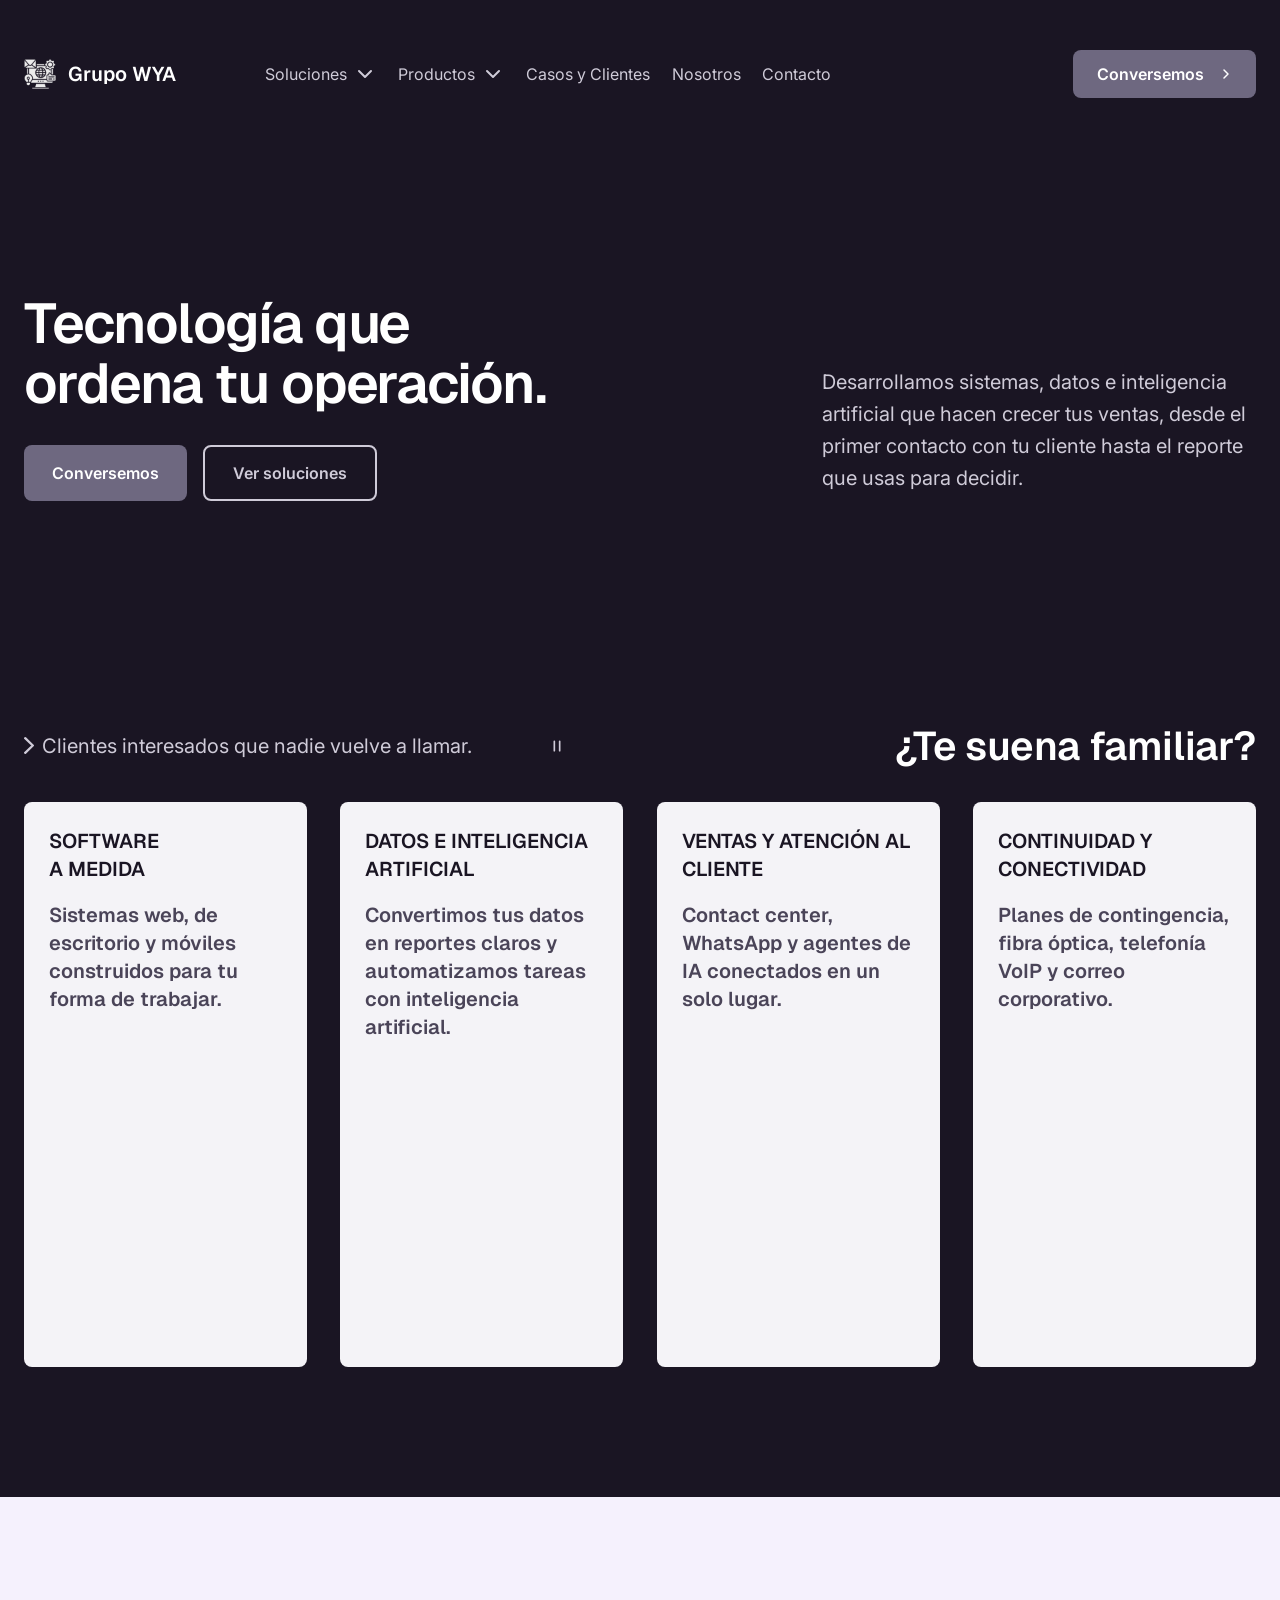
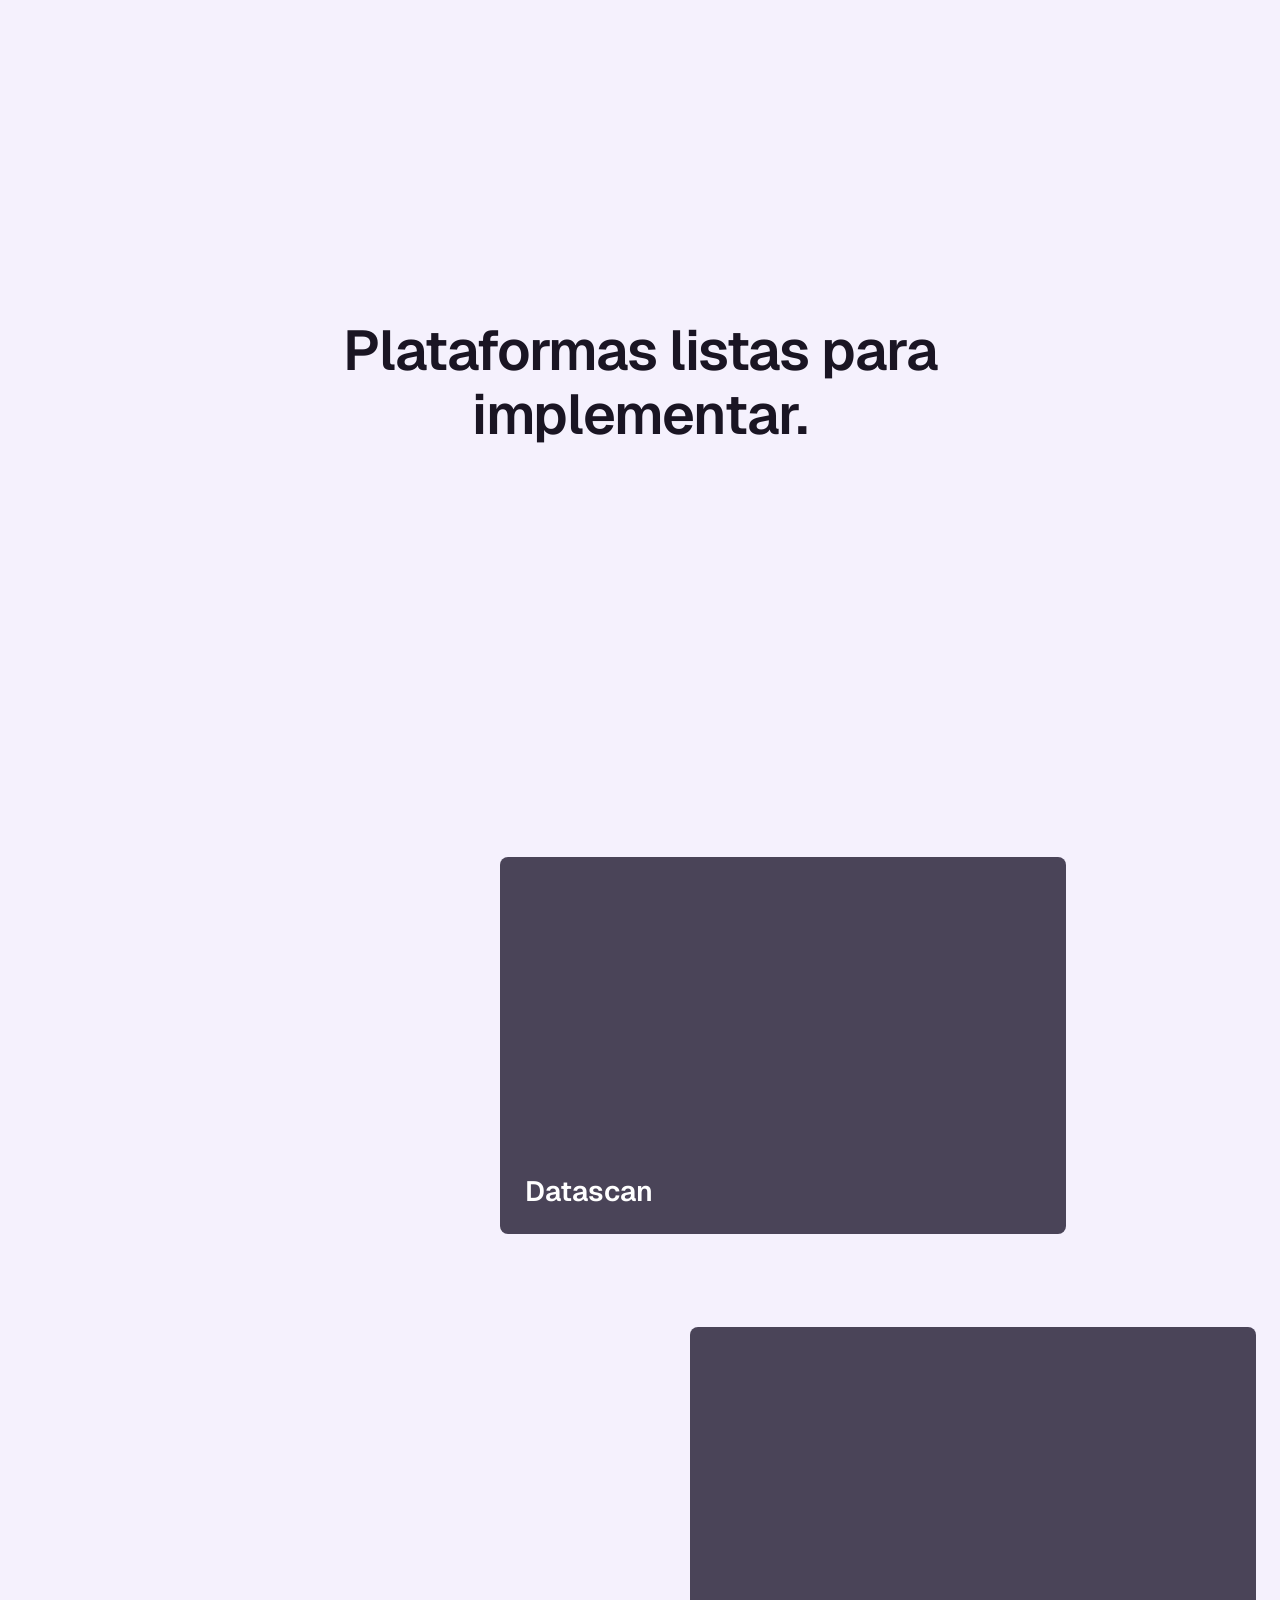
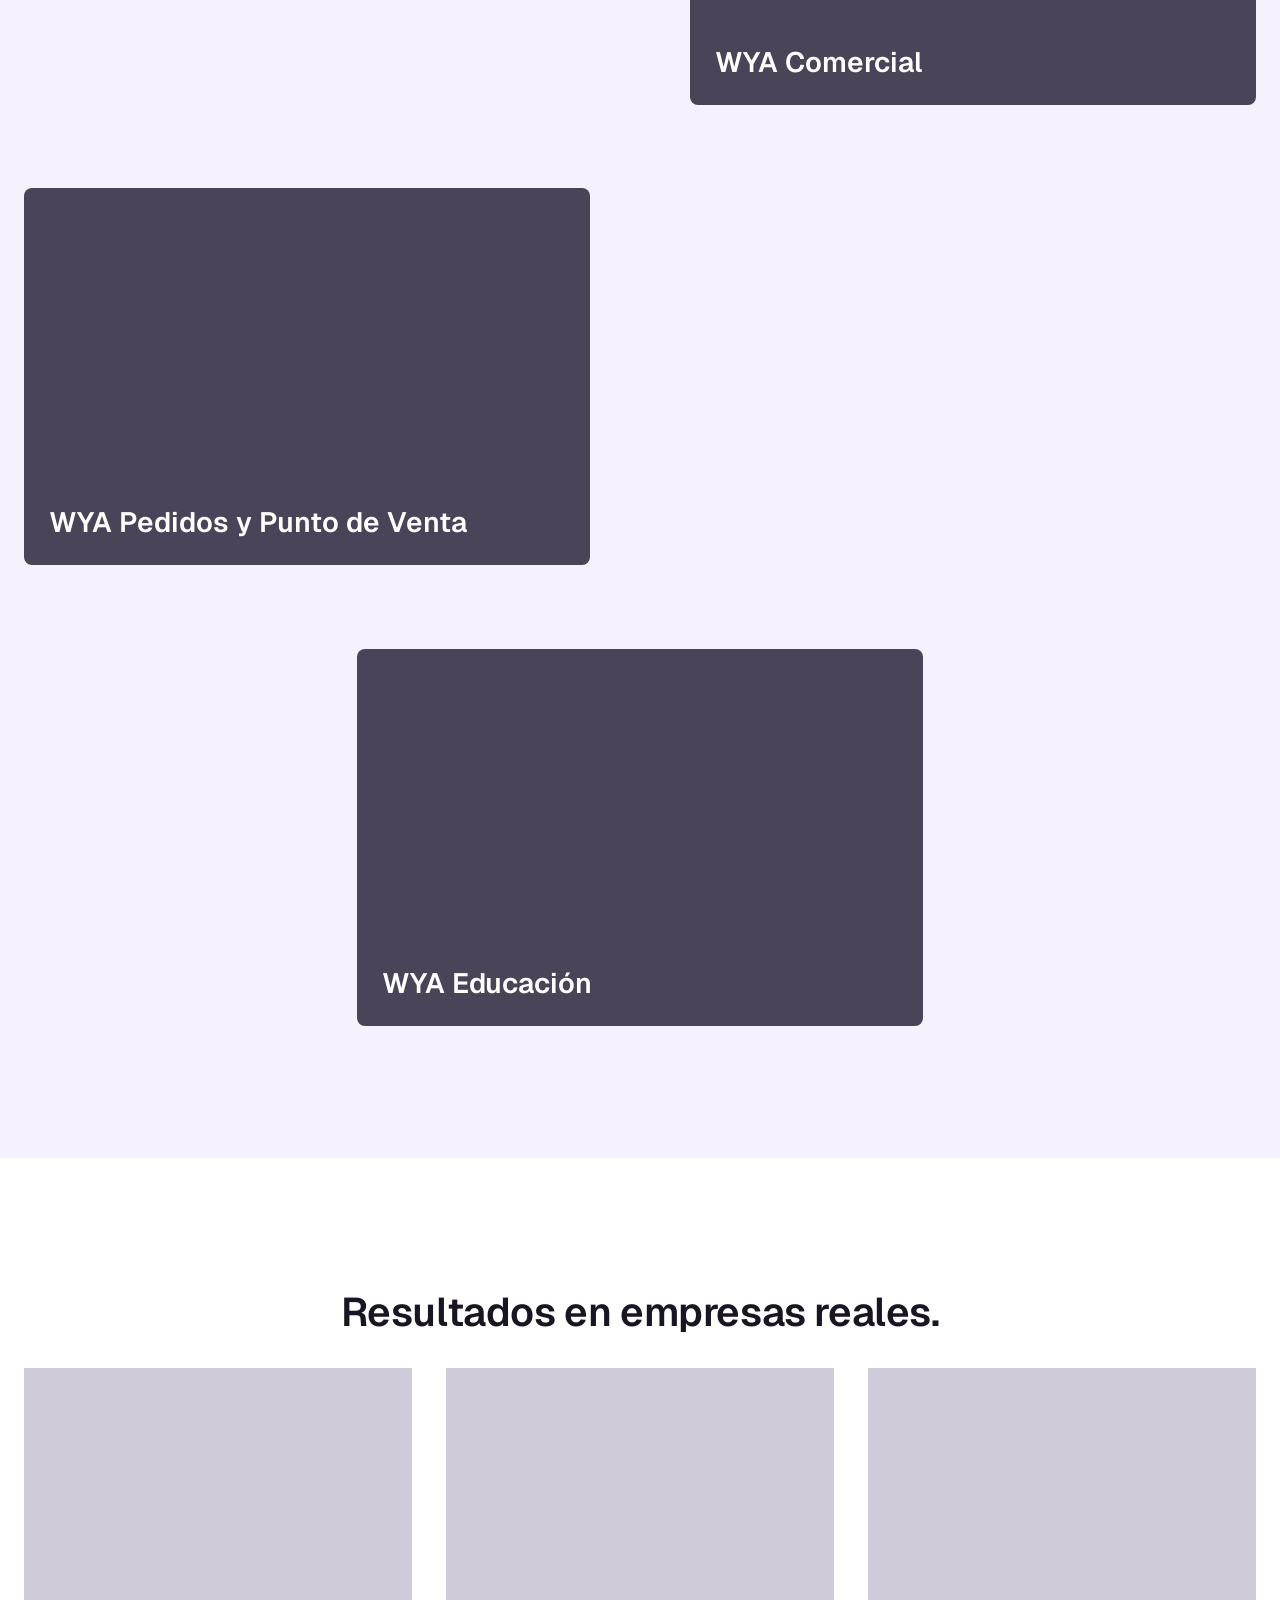
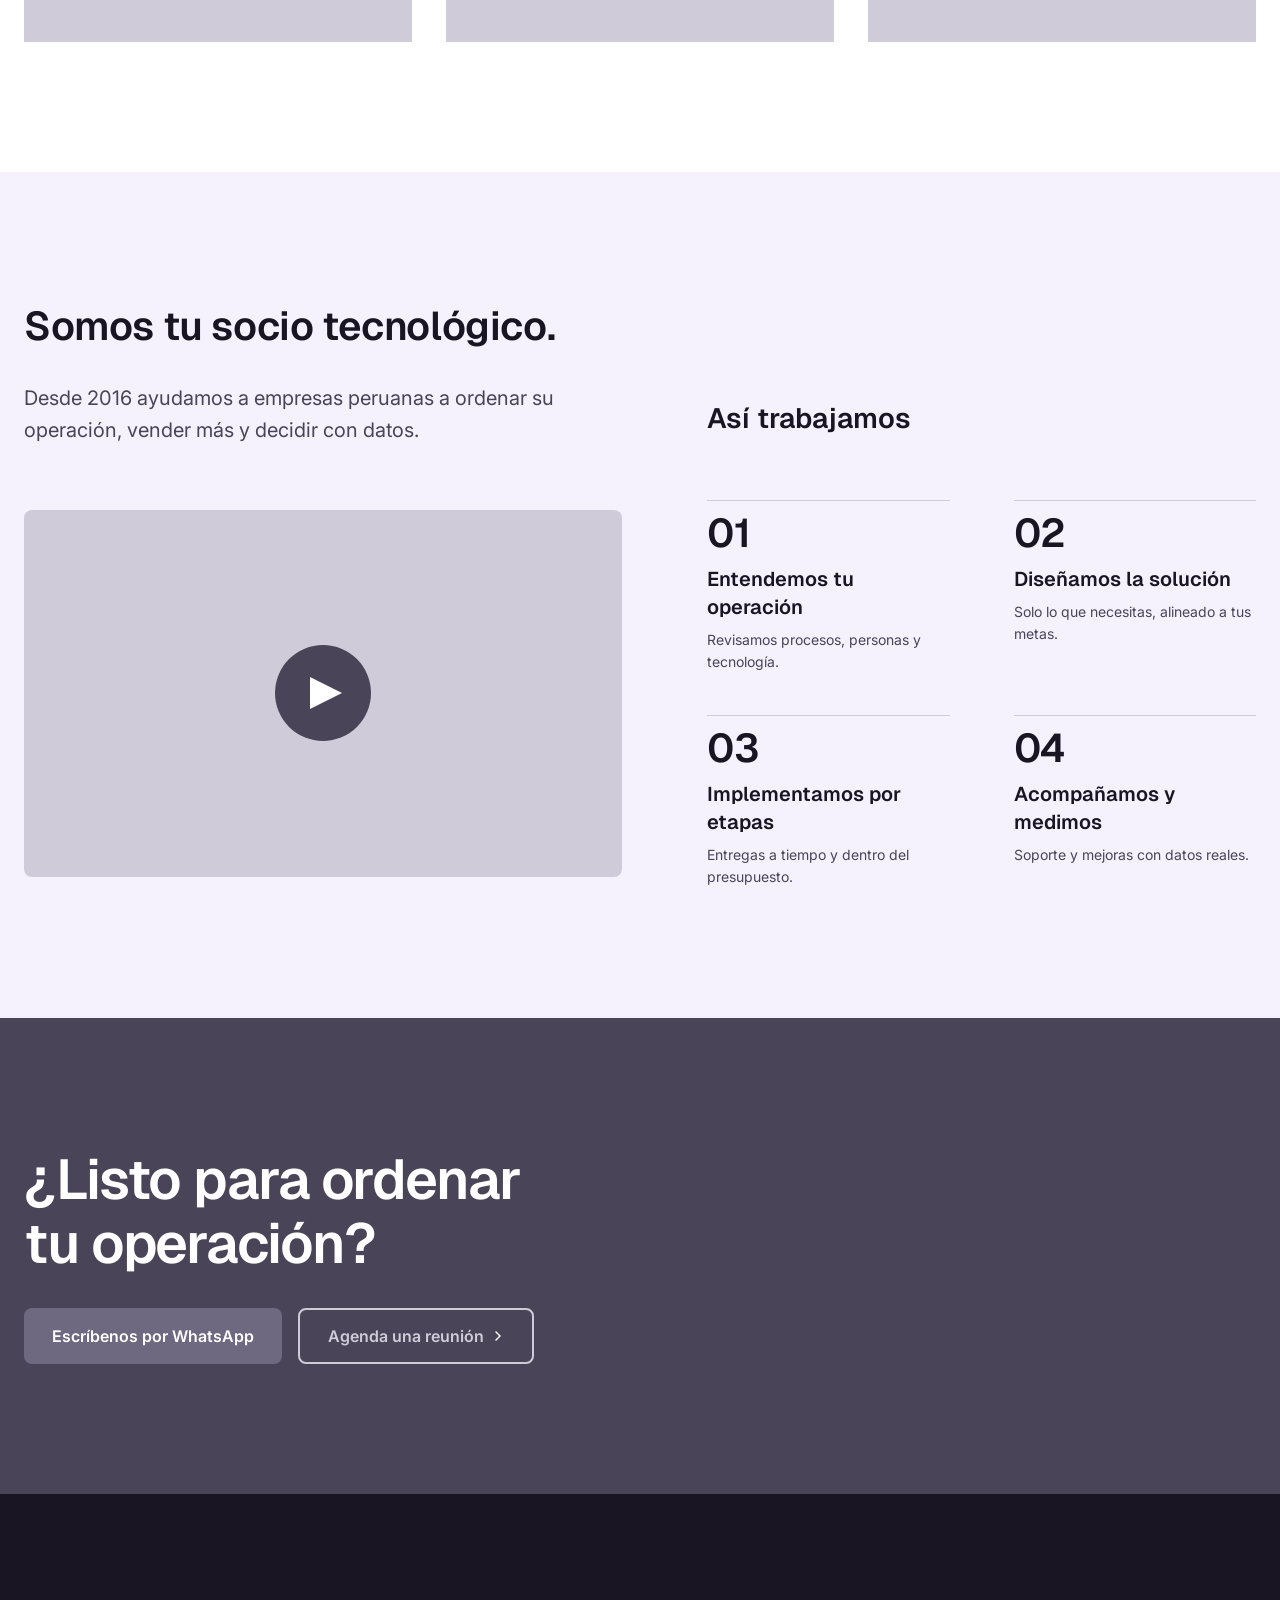
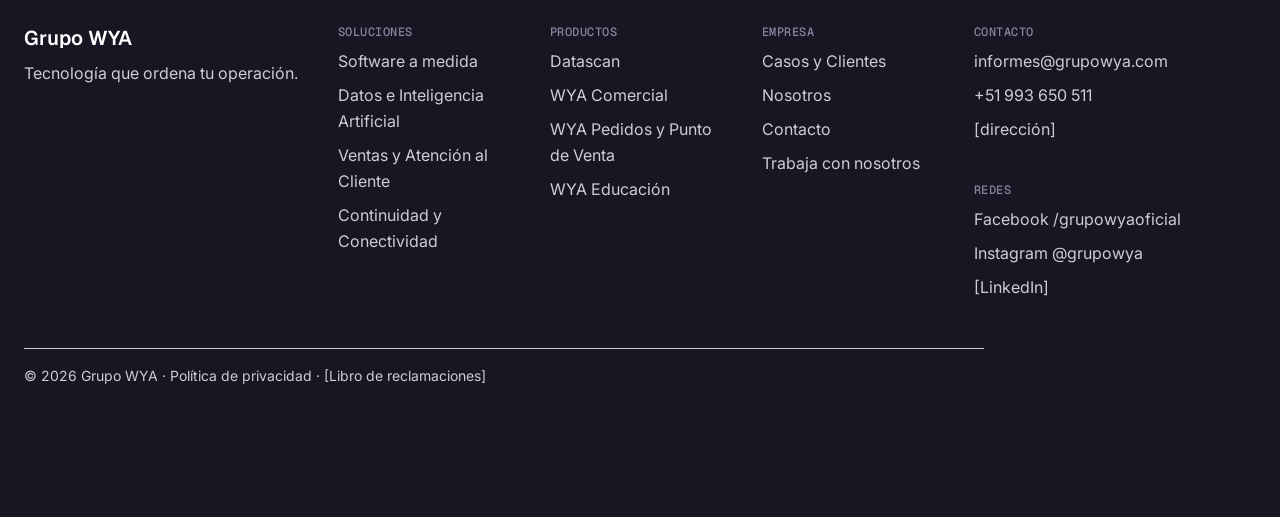
<file: index.html>
<!DOCTYPE html>
<html lang="es">
<head>
  <meta charset="utf-8">
  <meta name="viewport" content="width=device-width, initial-scale=1">
  <meta name="robots" content="noindex">
  <title>Grupo WYA · Wireframe interactivo · Inicio</title>
  <link rel="icon" href="assets/logo-icono.png">
  <link rel="preconnect" href="https://fonts.googleapis.com">
  <link rel="preconnect" href="https://fonts.gstatic.com" crossorigin>
  <link rel="stylesheet" href="https://fonts.googleapis.com/css2?family=Geist:wght@600&family=Geist+Mono:wght@500&family=Inter:wght@400;600&display=swap">
  <link rel="stylesheet" href="styles.css">
  <script>
    /* Los estados ocultos solo existen con la clase js. Si script.js no arranca, se retira. */
    document.documentElement.classList.add('js');
    setTimeout(function () { if (!window.__wyaListo) document.documentElement.classList.remove('js'); }, 3000);
  </script>
</head>
<body>
  <a class="skip" href="#contenido">Saltar al contenido</a>

  <!-- HEADER (60:15161) -->
  <header class="header" data-header>
    <div class="wrap header__row">
      <a class="logo" href="#inicio" aria-label="Grupo WYA, inicio">
        <img src="assets/logo-icono.png" width="32" height="30" alt="">
        <span>Grupo WYA</span>
      </a>

      <button class="burger" type="button" aria-expanded="false" aria-controls="menu" aria-label="Abrir menú" data-burger>
        <span aria-hidden="true"></span><span aria-hidden="true"></span><span aria-hidden="true"></span>
      </button>

      <div class="menu" id="menu" data-menu>
        <nav class="nav" aria-label="Principal">
          <div class="drop" data-drop>
            <button class="nav__link" type="button" aria-expanded="false" aria-controls="sub-soluciones">Soluciones
              <svg class="chev" viewBox="0 0 24 24" width="24" height="24" aria-hidden="true"><path d="m6 9 6 6 6-6"/></svg>
            </button>
            <ul class="drop__panel" id="sub-soluciones">
              <li><a href="#soluciones">Software a medida</a></li>
              <li><a href="#soluciones">Datos e Inteligencia Artificial</a></li>
              <li><a href="#soluciones">Ventas y Atención al Cliente</a></li>
              <li><a href="#soluciones">Continuidad y Conectividad</a></li>
            </ul>
          </div>
          <div class="drop" data-drop>
            <button class="nav__link" type="button" aria-expanded="false" aria-controls="sub-productos">Productos
              <svg class="chev" viewBox="0 0 24 24" width="24" height="24" aria-hidden="true"><path d="m6 9 6 6 6-6"/></svg>
            </button>
            <ul class="drop__panel" id="sub-productos">
              <li><a href="#p-datascan">Datascan</a></li>
              <li><a href="#p-comercial">WYA Comercial</a></li>
              <li><a href="#p-pedidos">WYA Pedidos y Punto de Venta</a></li>
              <li><a href="#p-educacion">WYA Educación</a></li>
            </ul>
          </div>
          <a class="nav__link" href="#casos">Casos y Clientes</a>
          <a class="nav__link" href="#nosotros">Nosotros</a>
          <a class="nav__link" href="#contacto">Contacto</a>
        </nav>
        <a class="btn btn--m" href="#contacto">Conversemos
          <svg class="arrow" viewBox="0 0 12 12" width="12" height="12" aria-hidden="true"><path d="M4 2l4 4-4 4"/></svg>
        </a>
      </div>
    </div>
  </header>

  <main id="contenido" tabindex="-1">

    <!-- 1.1 HERO (53:13101) -->
    <section class="hero" id="inicio" aria-labelledby="t-hero">
      <div class="wrap hero__grid">
        <div>
          <h1 class="display" id="t-hero"><span class="line"><span>Tecnología que </span></span><span class="line"><span>ordena tu operación.</span></span></h1>
          <div class="btns hero__btns">
            <a class="btn" href="#contacto">Conversemos</a>
            <a class="btn btn--line" href="#soluciones">Ver soluciones</a>
          </div>
        </div>
        <p class="body-l hero__sub">Desarrollamos sistemas, datos e inteligencia artificial que hacen crecer tus ventas, desde el primer contacto con tu cliente hasta el reporte que usas para decidir.</p>
      </div>
    </section>

    <!-- 1.2 SOLUCIONES (60:15010, 60:14512, 53:14451 a 53:14454) -->
    <section class="sol" id="soluciones" aria-labelledby="t-sol">
      <div class="wrap">
        <div class="sol__row">
          <!-- RULETA: los 5 problemas, de Estructura web WYA.md 1.2 -->
          <div class="rul" data-ruleta>
            <svg class="rul__chev" viewBox="0 0 10 17" width="10" height="17" aria-hidden="true"><path d="M1.2 1.2 8.8 8.5l-7.6 7.3"/></svg>
            <ul class="rul__list body-l">
              <li class="is-on">Clientes interesados que nadie vuelve a llamar.</li>
              <li>WhatsApp desordenado, sin historial ni seguimiento.</li>
              <li>Pedidos e inventario controlados en Excel.</li>
              <li>Reportes que llegan tarde o no cuadran.</li>
              <li>Sistemas sueltos que no se comunican entre sí.</li>
            </ul>
            <button class="rul__btn" type="button" aria-label="Pausar la rotación de problemas" data-pausa>
              <svg class="i-pausa" viewBox="0 0 24 24" width="16" height="16" aria-hidden="true"><path d="M8 5v14M16 5v14"/></svg>
              <svg class="i-sigue" viewBox="0 0 24 24" width="16" height="16" aria-hidden="true"><path d="M7 5l11 7-11 7z"/></svg>
            </button>
          </div>
          <h2 class="h2" id="t-sol">¿Te suena familiar?</h2>
        </div>

        <!-- El vacío de cada tarjeta es para la imagen de la solución (por definir) -->
        <ul class="sol__cards">
          <li class="scard rv"><div class="scard__in"><h3 class="h4" style="max-width:150px">Software a&nbsp;medida</h3><p class="h4">Sistemas web, de escritorio y móviles construidos para tu forma de trabajar.</p></div></li>
          <li class="scard rv"><div class="scard__in"><h3 class="h4">Datos e Inteligencia Artificial</h3><p class="h4">Convertimos tus datos en reportes claros y automatizamos tareas con inteligencia artificial.</p></div></li>
          <li class="scard rv"><div class="scard__in"><h3 class="h4">Ventas y Atención al Cliente</h3><p class="h4">Contact center, WhatsApp y agentes de IA conectados en un solo lugar.</p></div></li>
          <li class="scard rv"><div class="scard__in"><h3 class="h4">Continuidad y Conectividad</h3><p class="h4">Planes de contingencia, fibra óptica, telefonía VoIP y correo corporativo.</p></div></li>
        </ul>
      </div>
    </section>

    <!-- 1.3 PRODUCTOS (60:14631) · BLOQUE AISLADO
         Mecánica por confirmar: título fijo al centro y tarjetas que pasan por encima.
         Para cambiarla, editar solo este bloque y la sección PRODUCTOS de styles.css. -->
    <section class="prod" id="productos" aria-labelledby="t-prod">
      <div class="wrap prod__in">
        <h2 class="h1 prod__title" id="t-prod">Plataformas listas para implementar.</h2>
        <ul class="prod__cards">
          <li class="pcard pcard--1" id="p-datascan"><div class="pcard__in rv"><h3 class="h3">Datascan</h3></div></li>
          <li class="pcard pcard--2" id="p-comercial"><div class="pcard__in rv"><h3 class="h3">WYA Comercial</h3></div></li>
          <li class="pcard pcard--3" id="p-pedidos"><div class="pcard__in rv"><h3 class="h3">WYA Pedidos y Punto de Venta</h3></div></li>
          <li class="pcard pcard--4" id="p-educacion"><div class="pcard__in rv"><h3 class="h3">WYA Educación</h3></div></li>
        </ul>
      </div>
    </section>

    <!-- 1.4 CASOS (60:14993) -->
    <section class="casos" id="casos" aria-labelledby="t-casos">
      <div class="wrap">
        <h2 class="h2 rv" id="t-casos">Resultados en empresas reales.</h2>
        <div class="casos__grid" aria-hidden="true">
          <div class="caso rv"></div><div class="caso rv"></div><div class="caso rv"></div>
        </div>
      </div>
    </section>

    <!-- 1.5 NOSOTROS (60:15022) -->
    <section class="nos" id="nosotros" aria-labelledby="t-nos">
      <div class="wrap nos__grid">
        <div>
          <h2 class="h2 rv" id="t-nos">Somos tu socio tecnológico.</h2>
          <p class="body-l nos__txt rv">Desde 2016 ayudamos a empresas peruanas a ordenar su operación, vender más y decidir con datos.</p>
          <div class="video rv">
            <button class="play" type="button" aria-label="Reproducir video" data-play>
              <span class="play__ring" aria-hidden="true"></span>
              <svg viewBox="0 0 96 96" width="96" height="96" aria-hidden="true"><circle cx="48" cy="48" r="48"/><path d="M35 32l32 16-32 16z"/></svg>
            </button>
            <p class="video__msg" role="status" data-video-msg></p>
          </div>
        </div>
        <div class="nos__right">
          <h3 class="h3 rv">Así trabajamos</h3>
          <ol class="pasos">
            <li class="paso rv"><span class="h2" aria-hidden="true">01</span><h4 class="h4">Entendemos tu operación</h4><p class="small">Revisamos procesos, personas y tecnología.</p></li>
            <li class="paso rv"><span class="h2" aria-hidden="true">02</span><h4 class="h4">Diseñamos la solución</h4><p class="small">Solo lo que necesitas, alineado a tus metas.</p></li>
            <li class="paso rv"><span class="h2" aria-hidden="true">03</span><h4 class="h4">Implementamos por etapas</h4><p class="small">Entregas a tiempo y dentro del presupuesto.</p></li>
            <li class="paso rv"><span class="h2" aria-hidden="true">04</span><h4 class="h4">Acompañamos y medimos</h4><p class="small">Soporte y mejoras con datos reales.</p></li>
          </ol>
        </div>
      </div>
    </section>

    <!-- 1.6 LLAMADO FINAL (60:15090) -->
    <section class="cta" id="contacto" aria-labelledby="t-cta">
      <div class="wrap">
        <h2 class="h1 rv" id="t-cta">¿Listo para ordenar tu operación?</h2>
        <div class="btns rv">
          <a class="btn" href="#" data-pendiente>Escríbenos por WhatsApp</a>
          <a class="btn btn--line" href="#" data-pendiente>Agenda una reunión
            <svg class="arrow" viewBox="0 0 12 12" width="12" height="12" aria-hidden="true"><path d="M4 2l4 4-4 4"/></svg>
          </a>
        </div>
      </div>
    </section>
  </main>

  <!-- FOOTER (60:17179). La textura está oculta en Figma: no se incluye. -->
  <footer class="footer">
    <div class="wrap">
      <div class="footer__cols rv">
        <div><p class="h4 footer__logo">Grupo WYA</p><p>Tecnología que ordena tu operación.</p></div>
        <nav aria-labelledby="f1"><h2 class="over" id="f1">Soluciones</h2><ul>
          <li><a href="#soluciones">Software a medida</a></li><li><a href="#soluciones">Datos e Inteligencia Artificial</a></li><li><a href="#soluciones">Ventas y Atención al Cliente</a></li><li><a href="#soluciones">Continuidad y Conectividad</a></li></ul></nav>
        <nav aria-labelledby="f2"><h2 class="over" id="f2">Productos</h2><ul>
          <li><a href="#p-datascan">Datascan</a></li><li><a href="#p-comercial">WYA Comercial</a></li><li><a href="#p-pedidos">WYA Pedidos y Punto de Venta</a></li><li><a href="#p-educacion">WYA Educación</a></li></ul></nav>
        <nav aria-labelledby="f3"><h2 class="over" id="f3">Empresa</h2><ul>
          <li><a href="#casos">Casos y Clientes</a></li><li><a href="#nosotros">Nosotros</a></li><li><a href="#contacto">Contacto</a></li><li><a href="#" data-pendiente>Trabaja con nosotros</a></li></ul></nav>
        <div><h2 class="over">Contacto</h2><ul>
          <li>informes@grupowya.com</li><li>+51 993 650 511</li><li>[dirección]</li></ul>
          <h2 class="over over--2">Redes</h2><ul>
          <li>Facebook /grupowyaoficial</li><li>Instagram @grupowya</li><li>[LinkedIn]</li></ul></div>
      </div>
      <p class="footer__bar small">© 2026 Grupo WYA · Política de privacidad · [Libro de reclamaciones]</p>
    </div>
  </footer>

  <p class="toast" role="status" data-toast></p>
  <script src="script.js"></script>
</body>
</html>
</file>
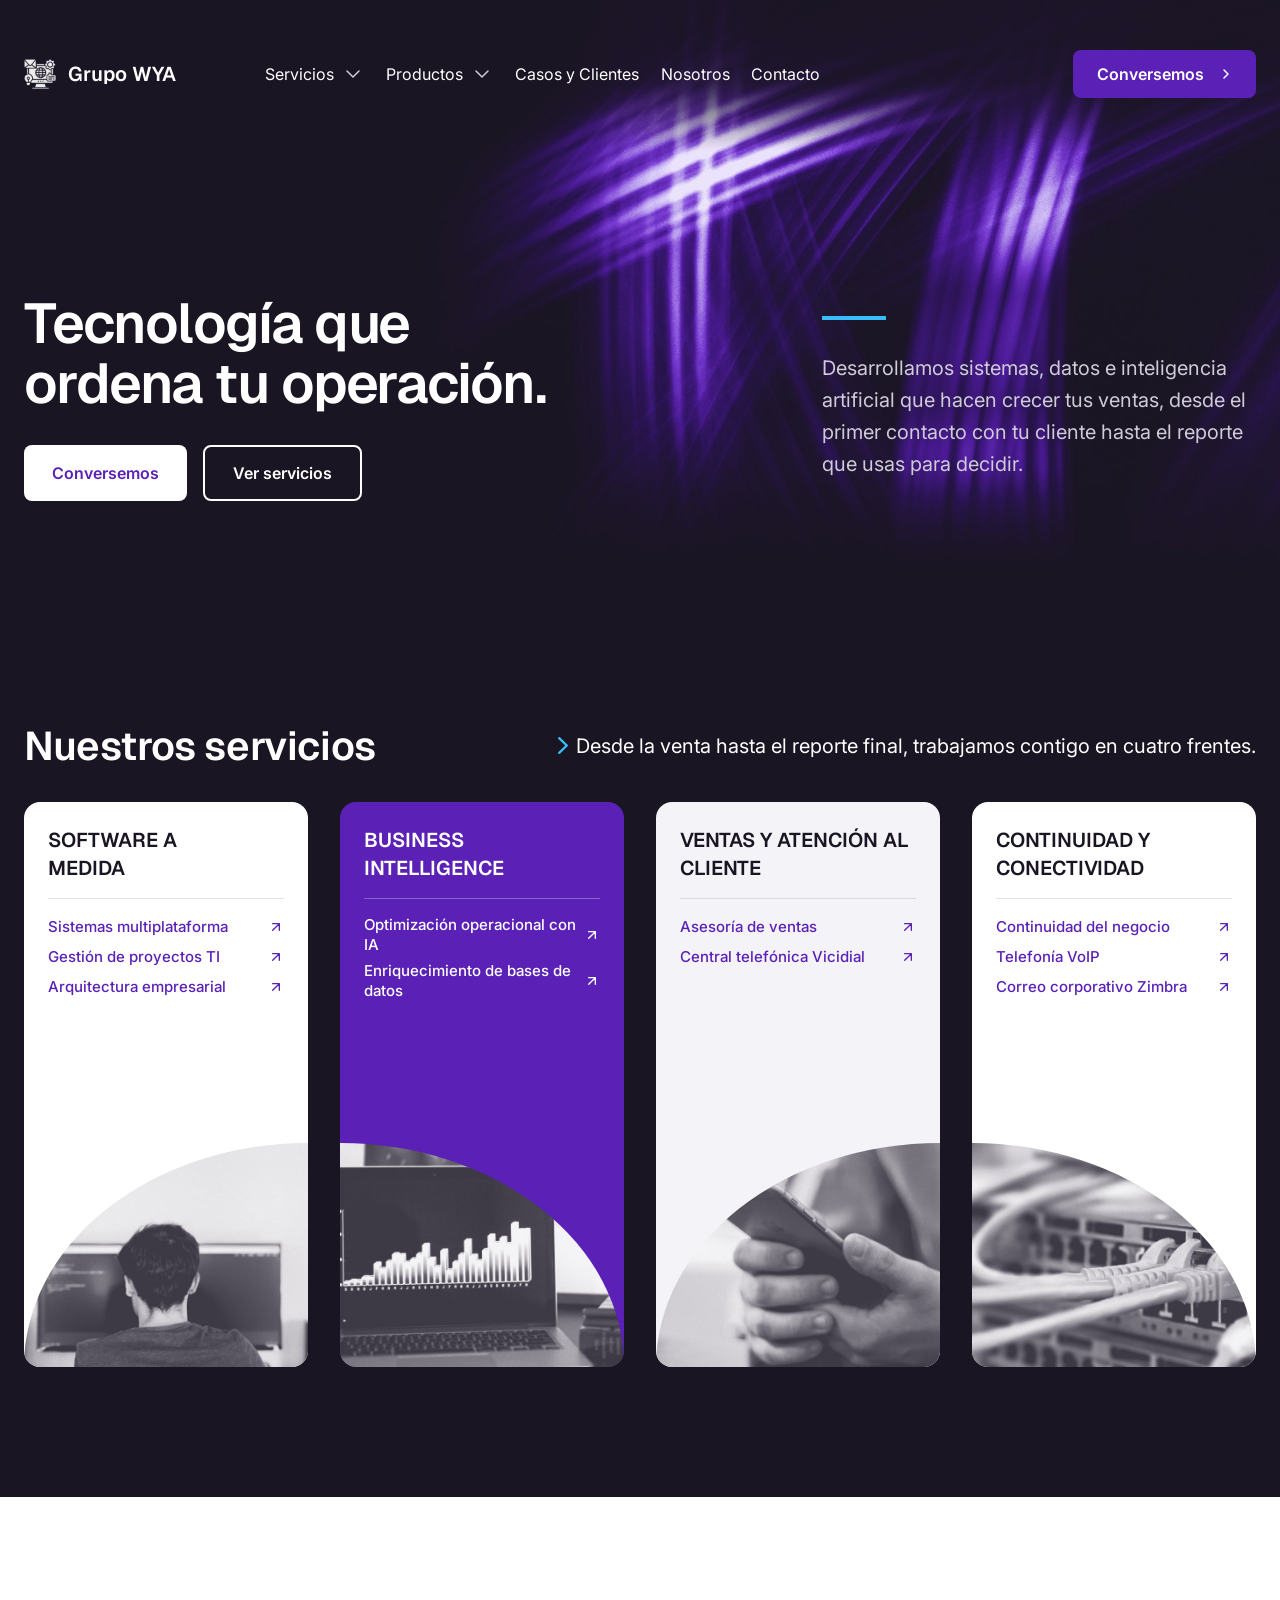
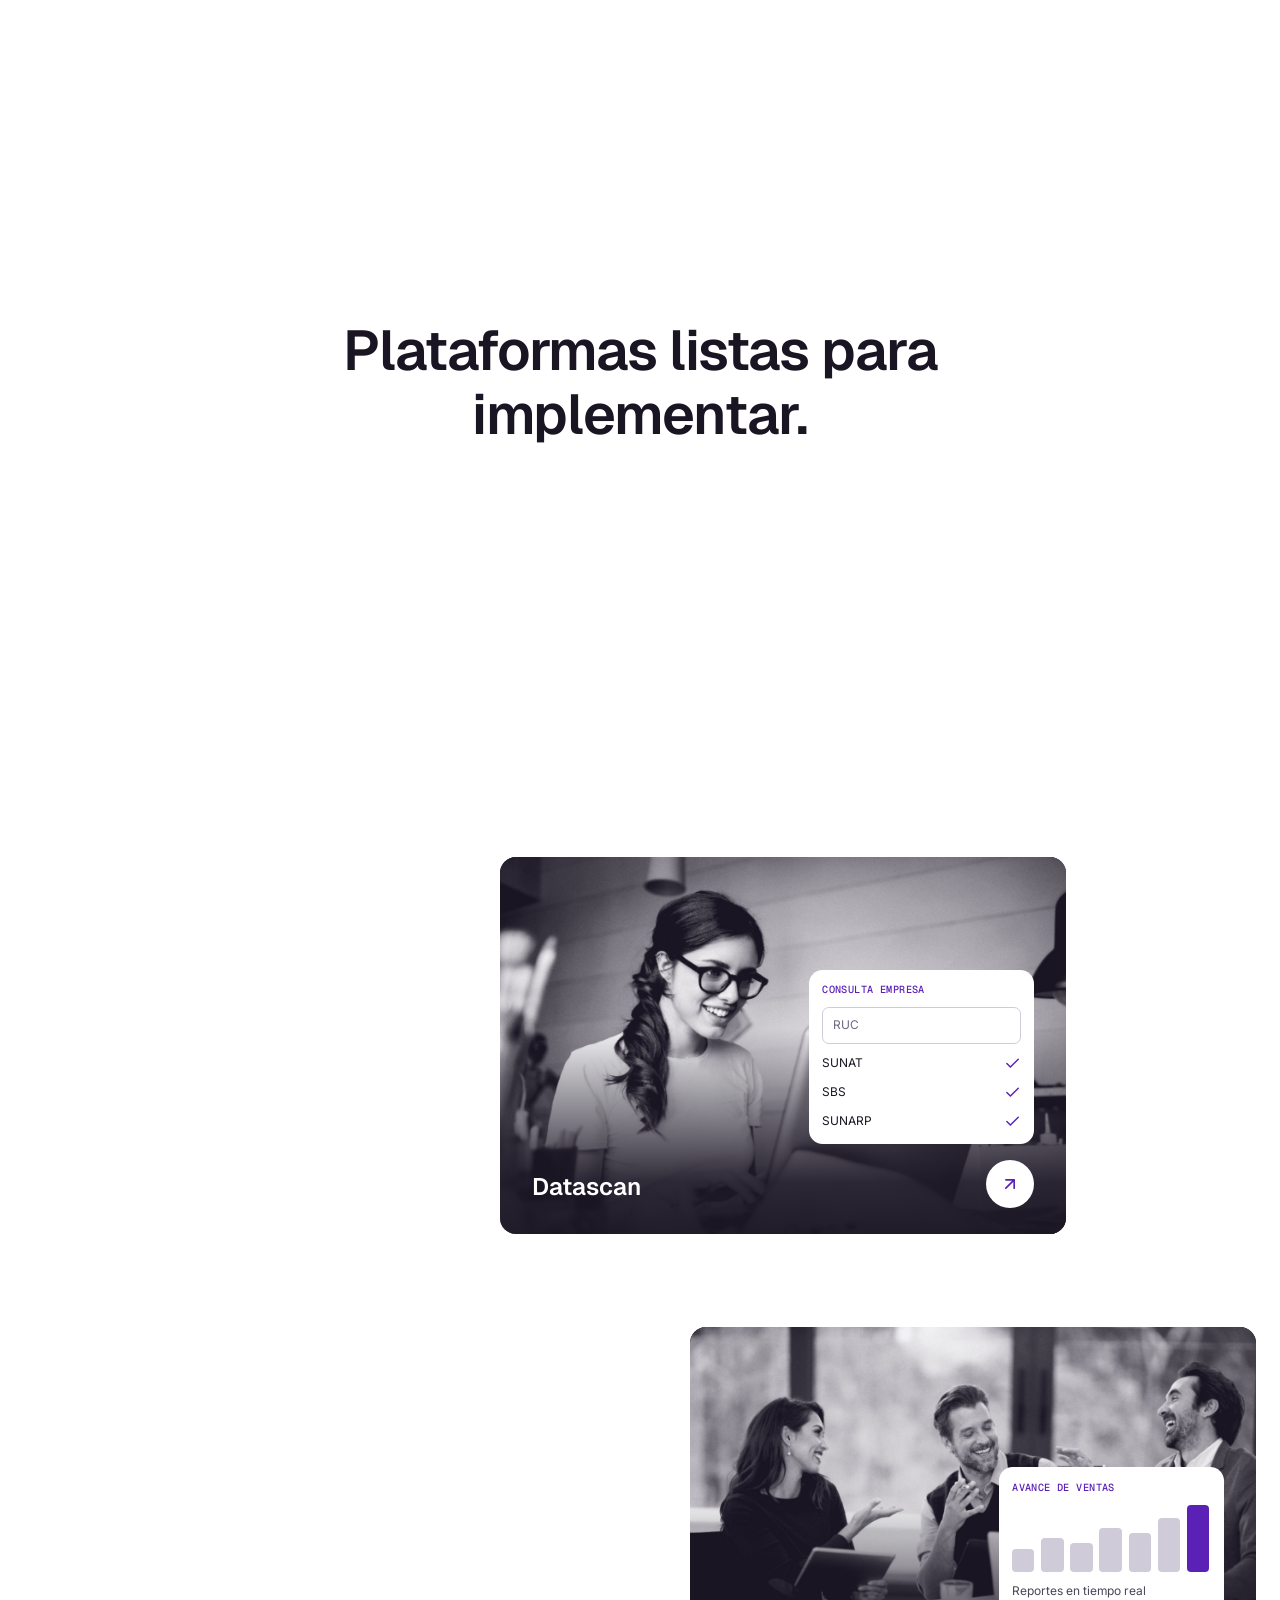
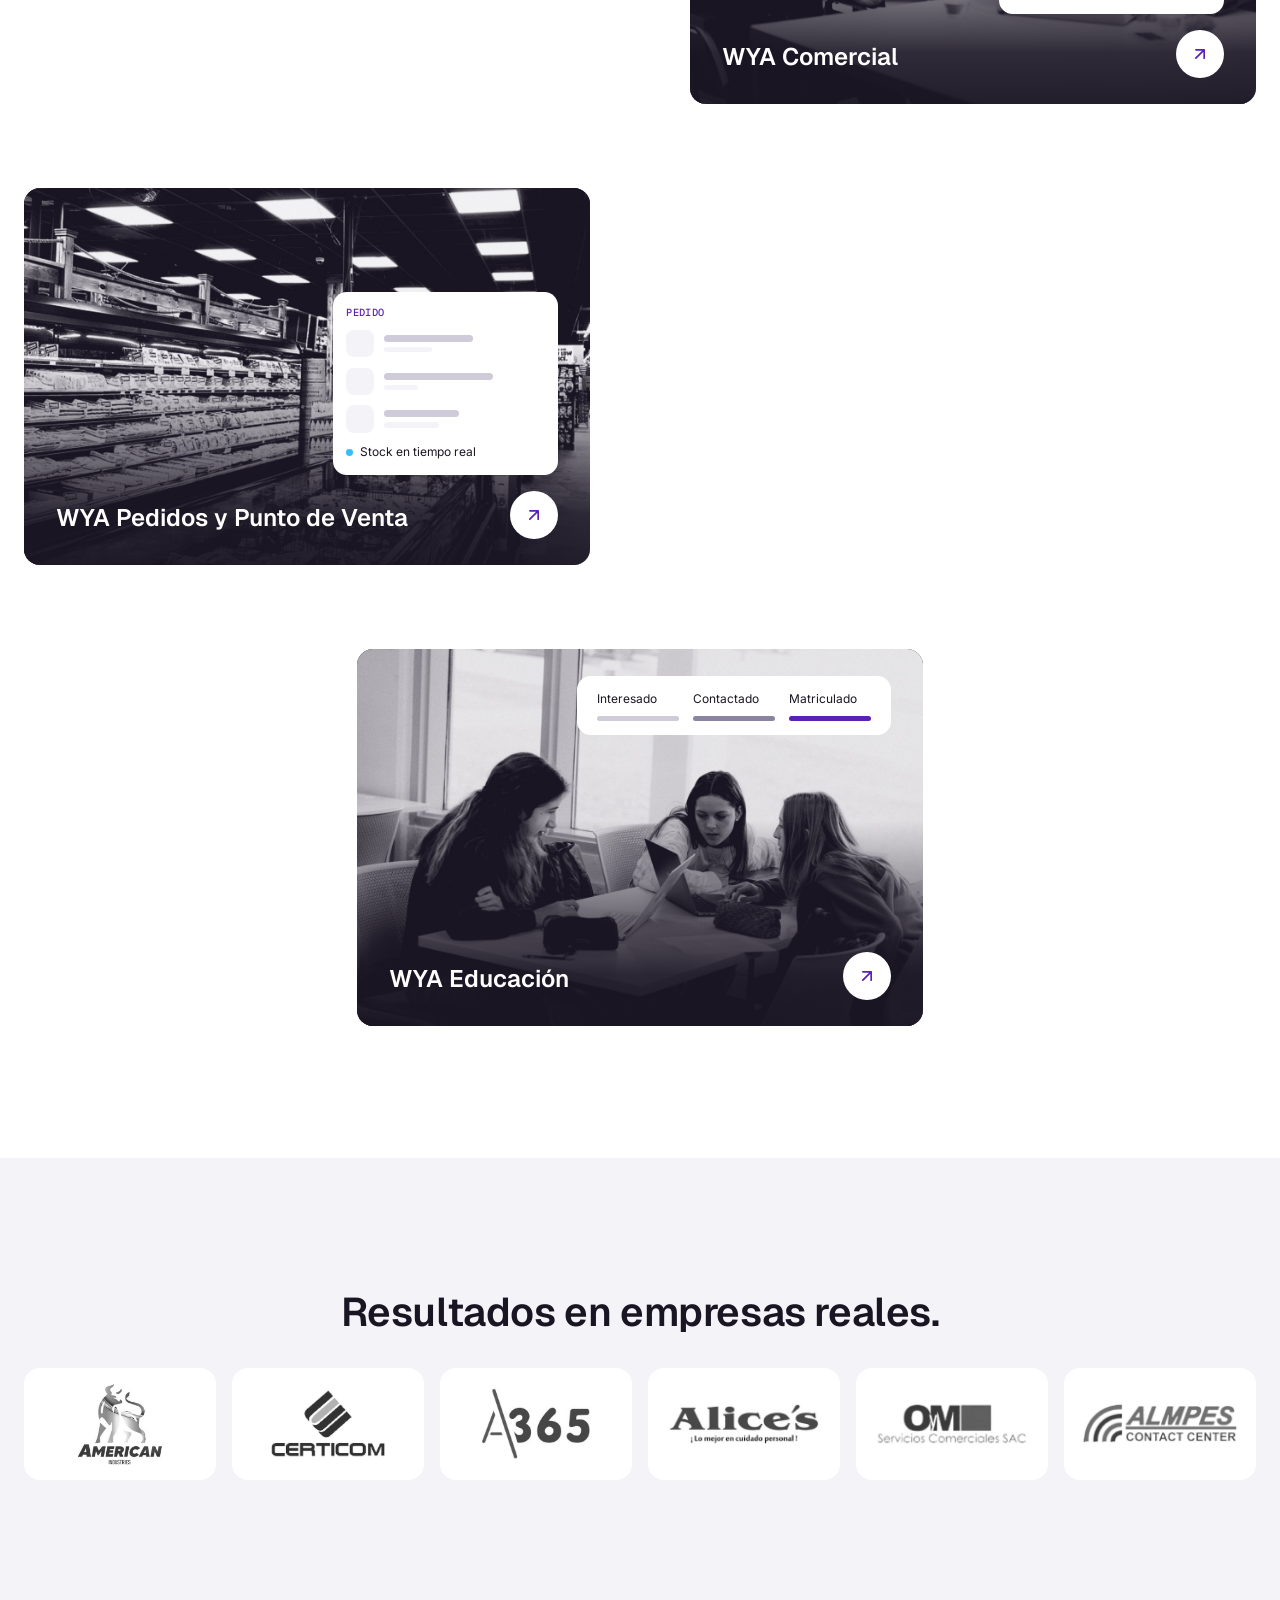
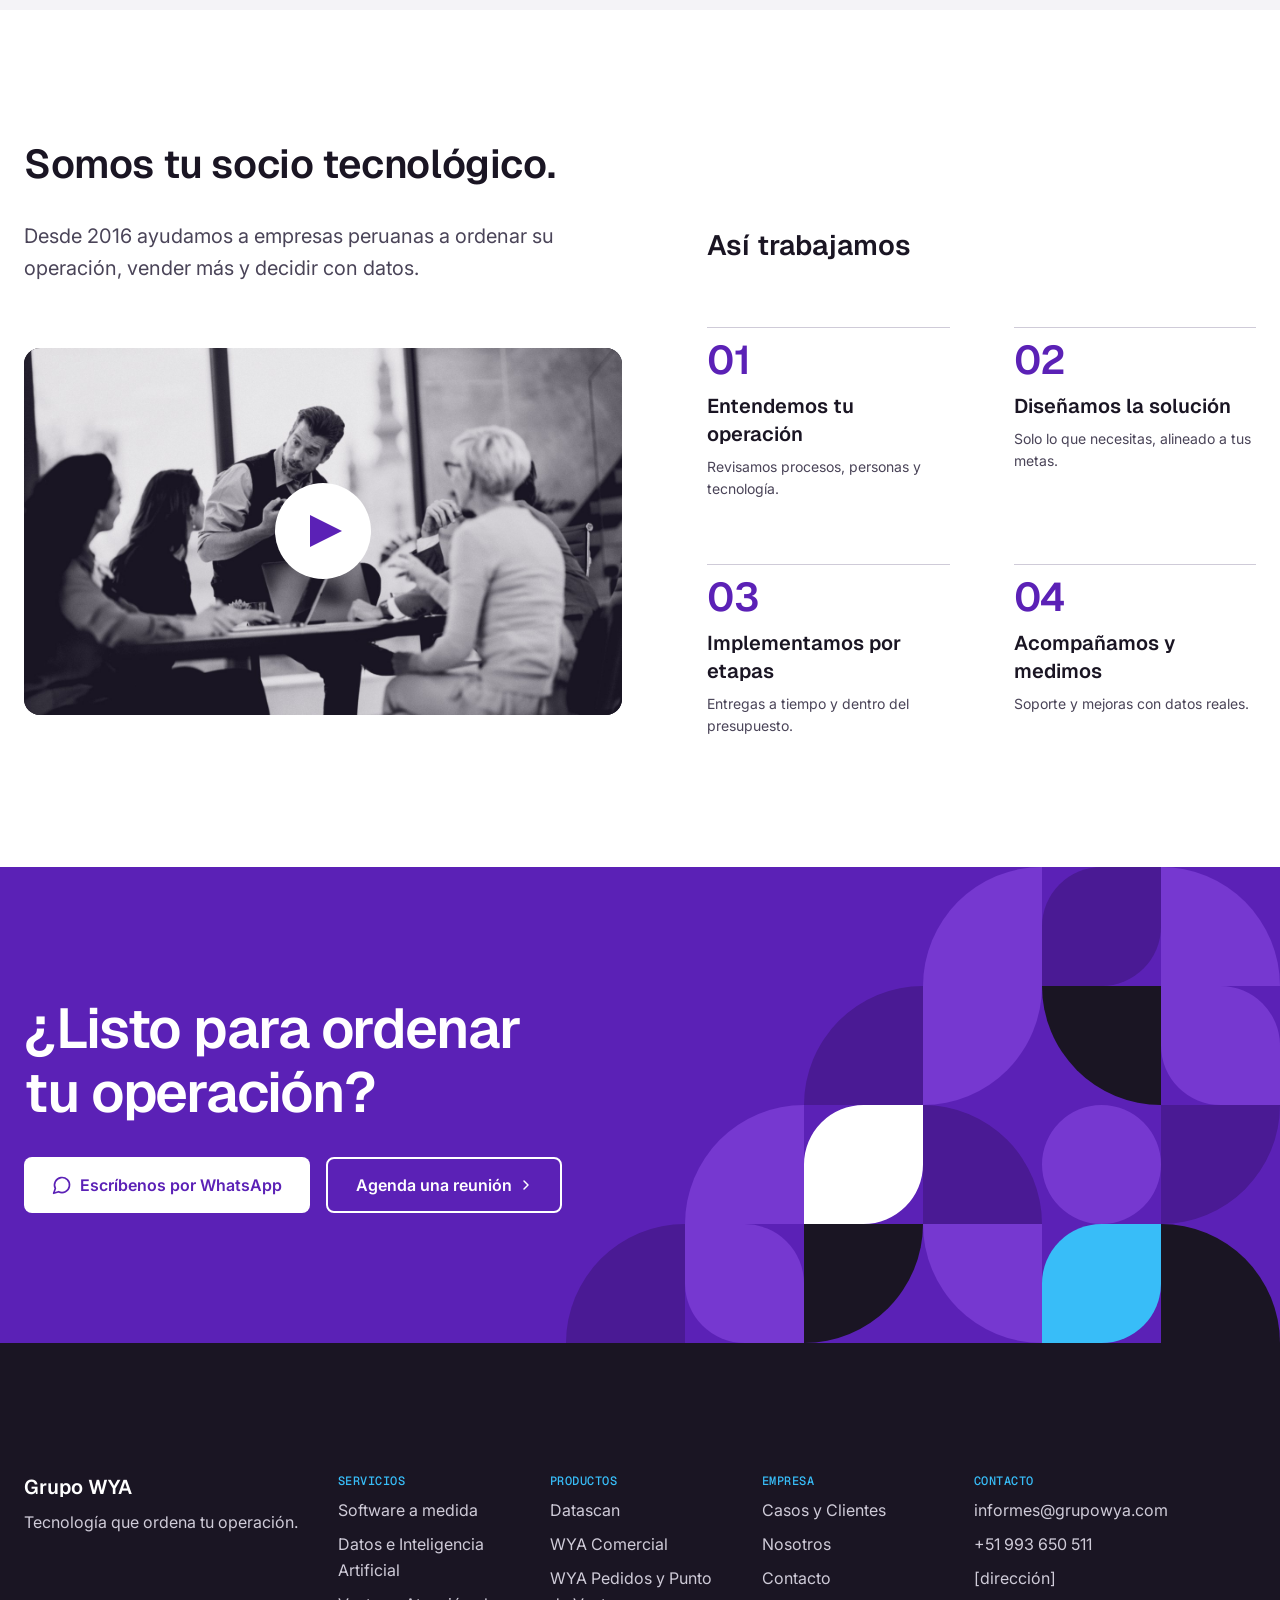
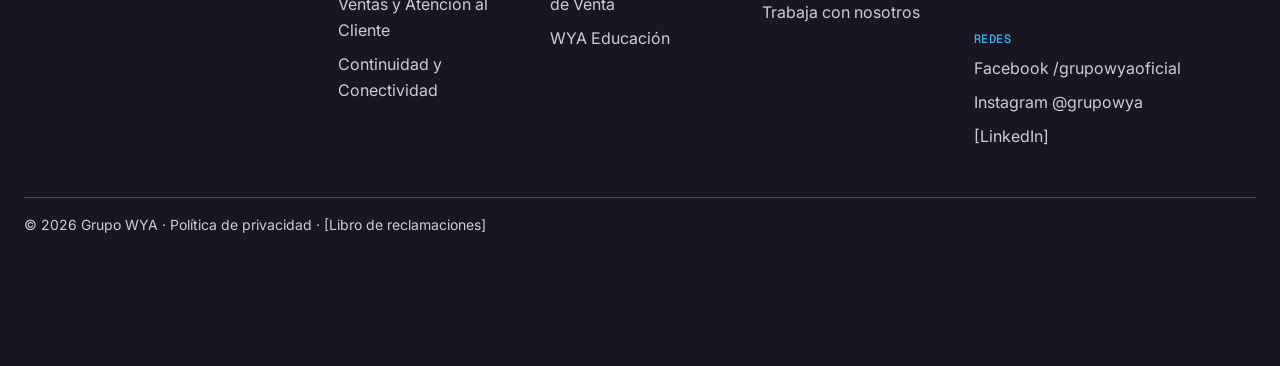
<file: wiframe-midfi/index.html>
<!DOCTYPE html>
<html lang="es">
<head>
  <meta charset="utf-8">
  <meta name="viewport" content="width=device-width, initial-scale=1">
  <meta name="robots" content="noindex">
  <title>Grupo WYA · Wireframe Mid-Fi · Inicio</title>
  <link rel="icon" href="assets/logo-icono.png">
  <link rel="preconnect" href="https://fonts.googleapis.com">
  <link rel="preconnect" href="https://fonts.gstatic.com" crossorigin>
  <link rel="stylesheet" href="https://fonts.googleapis.com/css2?family=Geist:wght@600&family=Geist+Mono:wght@500&family=Inter:wght@400;600&display=swap">
  <link rel="stylesheet" href="styles.css">
  <script>
    /* Los estados ocultos solo existen con la clase js. Si script.js no arranca, se retira. */
    document.documentElement.classList.add('js');
    setTimeout(function () { if (!window.__wyaListo) document.documentElement.classList.remove('js'); }, 3000);
  </script>
</head>
<body>
  <a class="skip" href="#contenido">Saltar al contenido</a>

  <!-- HEADER (99:2381) -->
  <header class="header" data-header>
    <div class="wrap header__row">
      <a class="logo" href="#inicio" aria-label="Grupo WYA, inicio">
        <img src="assets/logo-icono.png" width="32" height="30" alt="">
        <span>Grupo WYA</span>
      </a>

      <button class="burger" type="button" aria-expanded="false" aria-controls="menu" aria-label="Abrir menú" data-burger>
        <span aria-hidden="true"></span><span aria-hidden="true"></span><span aria-hidden="true"></span>
      </button>

      <div class="menu" id="menu" data-menu>
        <nav class="nav" aria-label="Principal">
          <div class="drop" data-drop>
            <button class="nav__link" type="button" aria-expanded="false" aria-controls="sub-servicios">Servicios
              <svg class="chev" viewBox="0 0 24 24" width="24" height="24" aria-hidden="true"><path d="m6 9 6 6 6-6"/></svg>
            </button>
            <!-- Los 11 servicios, agrupados en 4 categorías. Cada servicio llevará a su página (por definir) -->
            <div class="drop__panel drop__panel--serv" id="sub-servicios">
              <div class="drop__grupo"><p class="drop__cat" id="dc-software">Software a medida</p><ul aria-labelledby="dc-software"><li><a href="#s-software">Sistemas multiplataforma</a></li><li><a href="#s-software">Gestión de proyectos TI</a></li><li><a href="#s-software">Arquitectura empresarial</a></li></ul></div>
              <div class="drop__grupo"><p class="drop__cat" id="dc-datos">Datos e Inteligencia Artificial</p><ul aria-labelledby="dc-datos"><li><a href="#s-datos">Business Intelligence</a></li><li><a href="#s-datos">Optimización operacional con IA</a></li><li><a href="#s-datos">Enriquecimiento de bases de datos</a></li></ul></div>
              <div class="drop__grupo"><p class="drop__cat" id="dc-ventas">Ventas y Atención al Cliente</p><ul aria-labelledby="dc-ventas"><li><a href="#s-ventas">Asesoría de ventas</a></li><li><a href="#s-ventas">Central telefónica Vicidial</a></li></ul></div>
              <div class="drop__grupo"><p class="drop__cat" id="dc-continuidad">Continuidad y Conectividad</p><ul aria-labelledby="dc-continuidad"><li><a href="#s-continuidad">Continuidad del negocio</a></li><li><a href="#s-continuidad">Telefonía VoIP</a></li><li><a href="#s-continuidad">Correo corporativo Zimbra</a></li></ul></div>
            </div>
          </div>
          <div class="drop" data-drop>
            <button class="nav__link" type="button" aria-expanded="false" aria-controls="sub-productos">Productos
              <svg class="chev" viewBox="0 0 24 24" width="24" height="24" aria-hidden="true"><path d="m6 9 6 6 6-6"/></svg>
            </button>
            <ul class="drop__panel" id="sub-productos">
              <li><a href="#p-datascan">Datascan</a></li>
              <li><a href="#p-comercial">WYA Comercial</a></li>
              <li><a href="#p-pedidos">WYA Pedidos y Punto de Venta</a></li>
              <li><a href="#p-educacion">WYA Educación</a></li>
            </ul>
          </div>
          <a class="nav__link" href="#casos">Casos y Clientes</a>
          <a class="nav__link" href="#nosotros">Nosotros</a>
          <a class="nav__link" href="#contacto">Contacto</a>
        </nav>
        <a class="btn btn--m" href="#contacto">Conversemos
          <svg class="arrow" viewBox="0 0 12 12" width="12" height="12" aria-hidden="true"><path d="M4 2l4 4-4 4"/></svg>
        </a>
      </div>
    </div>
  </header>

  <main id="contenido" tabindex="-1">

    <!-- 1.1 HERO (99:2378). La imagen cubre el hero y el inicio de Servicios -->
    <div class="portada">
    <img class="portada__img" src="assets/img/hero.jpg" width="1920" height="1080" alt="" fetchpriority="high">
    <section class="hero" id="inicio" aria-labelledby="t-hero">
      <div class="wrap hero__grid">
        <div>
          <h1 class="display" id="t-hero"><span class="line"><span>Tecnología que </span></span><span class="line"><span>ordena tu operación.</span></span></h1>
          <div class="btns hero__btns">
            <a class="btn" href="#contacto">Conversemos</a>
            <a class="btn btn--line" href="#servicios">Ver servicios</a>
          </div>
        </div>
        <p class="body-l hero__sub">Desarrollamos sistemas, datos e inteligencia artificial que hacen crecer tus ventas, desde el primer contacto con tu cliente hasta el reporte que usas para decidir.</p>
      </div>
    </section>

    <!-- 1.2 SERVICIOS (135:2525, 135:2460, 135:2461 a 135:2508). Antes «Soluciones»: cada tarjeta es una categoría con sus servicios -->
    <section class="sol" id="servicios" aria-labelledby="t-sol">
      <div class="wrap">
        <div class="sol__row">
          <!-- Título a la izquierda y bajada a la derecha (135:2525, 135:2460).
               Los 5 problemas de la antigua ruleta pasan a la página Servicios (2.0.2) -->
          <h2 class="h2" id="t-sol">Nuestros servicios</h2>
          <p class="rul body-l"><svg class="rul__chev" viewBox="0 0 10 17" width="10" height="17" aria-hidden="true"><path d="M1.2 1.2 8.8 8.5l-7.6 7.3"/></svg><span>Desde la venta hasta el reporte final, trabajamos contigo en cuatro frentes.</span></p>
        </div>

        <ul class="sol__cards">
          <li id="s-software" class="scard rv"><div class="scard__in"><h3 class="h4" style="max-width:160px">Software a medida</h3><ul class="scard__lista" aria-label="Servicios de Software a medida"><li><a href="#" data-pendiente>Sistemas multiplataforma<svg viewBox="0 0 24 24" width="16" height="16" aria-hidden="true"><path d="M7 7h10v10M7 17 17 7"/></svg></a></li><li><a href="#" data-pendiente>Gestión de proyectos TI<svg viewBox="0 0 24 24" width="16" height="16" aria-hidden="true"><path d="M7 7h10v10M7 17 17 7"/></svg></a></li><li><a href="#" data-pendiente>Arquitectura empresarial<svg viewBox="0 0 24 24" width="16" height="16" aria-hidden="true"><path d="M7 7h10v10M7 17 17 7"/></svg></a></li></ul><div class="scard__foto"><img src="assets/img/sol1.jpg" width="648" height="650" alt=""></div></div></li>
          <li id="s-datos" class="scard scard--morado rv"><div class="scard__in"><h3 class="h4">Business<br>Intelligence</h3><ul class="scard__lista" aria-label="Servicios de Business Intelligence"><li><a href="#" data-pendiente>Optimización operacional con IA<svg viewBox="0 0 24 24" width="16" height="16" aria-hidden="true"><path d="M7 7h10v10M7 17 17 7"/></svg></a></li><li><a href="#" data-pendiente>Enriquecimiento de bases de datos<svg viewBox="0 0 24 24" width="16" height="16" aria-hidden="true"><path d="M7 7h10v10M7 17 17 7"/></svg></a></li></ul><div class="scard__foto"><img src="assets/img/sol2.jpg" width="648" height="650" alt=""></div></div></li>
          <li id="s-ventas" class="scard scard--gris rv"><div class="scard__in"><h3 class="h4">Ventas y Atención al Cliente</h3><ul class="scard__lista" aria-label="Servicios de Ventas y Atención al Cliente"><li><a href="#" data-pendiente>Asesoría de ventas<svg viewBox="0 0 24 24" width="16" height="16" aria-hidden="true"><path d="M7 7h10v10M7 17 17 7"/></svg></a></li><li><a href="#" data-pendiente>Central telefónica Vicidial<svg viewBox="0 0 24 24" width="16" height="16" aria-hidden="true"><path d="M7 7h10v10M7 17 17 7"/></svg></a></li></ul><div class="scard__foto"><img src="assets/img/sol3.jpg" width="648" height="650" alt=""></div></div></li>
          <li id="s-continuidad" class="scard rv"><div class="scard__in"><h3 class="h4">Continuidad y Conectividad</h3><ul class="scard__lista" aria-label="Servicios de Continuidad y Conectividad"><li><a href="#" data-pendiente>Continuidad del negocio<svg viewBox="0 0 24 24" width="16" height="16" aria-hidden="true"><path d="M7 7h10v10M7 17 17 7"/></svg></a></li><li><a href="#" data-pendiente>Telefonía VoIP<svg viewBox="0 0 24 24" width="16" height="16" aria-hidden="true"><path d="M7 7h10v10M7 17 17 7"/></svg></a></li><li><a href="#" data-pendiente>Correo corporativo Zimbra<svg viewBox="0 0 24 24" width="16" height="16" aria-hidden="true"><path d="M7 7h10v10M7 17 17 7"/></svg></a></li></ul><div class="scard__foto"><img src="assets/img/sol4.jpg" width="648" height="650" alt=""></div></div></li>
        </ul>
      </div>
    </section>
    </div>

    <!-- 1.3 PRODUCTOS (99:2437) · BLOQUE AISLADO
         Mecánica por confirmar: título fijo al centro y tarjetas que pasan por encima.
         Los paneles blancos son interfaces ilustrativas: se reemplazan por capturas reales.
         Para cambiar el bloque, editar solo esta parte y la sección PRODUCTOS de styles.css. -->
    <section class="prod" id="productos" aria-labelledby="t-prod">
      <div class="wrap prod__in">
        <h2 class="h1 prod__title" id="t-prod">Plataformas listas para implementar.</h2>
        <ul class="prod__cards">
          <li class="pcard pcard--1" id="p-datascan"><article class="pcard__in rv">
            <img class="pcard__foto" src="assets/img/p1.jpg" width="1324" height="882" alt="" loading="lazy">
            <div class="ui" aria-hidden="true"><p class="ui__over">Consulta empresa</p><p class="ui__campo">RUC</p><p class="ui__fila">SUNAT<svg viewBox="0 0 24 24" width="20" height="20"><path d="M20 6 9 17l-5-5"/></svg></p><p class="ui__fila">SBS<svg viewBox="0 0 24 24" width="20" height="20"><path d="M20 6 9 17l-5-5"/></svg></p><p class="ui__fila">SUNARP<svg viewBox="0 0 24 24" width="20" height="20"><path d="M20 6 9 17l-5-5"/></svg></p></div>
            <h3 class="h3"><a href="#" data-pendiente><span>Datascan</span></a></h3>
            <span class="pcard__ir" aria-hidden="true"><svg viewBox="0 0 24 24" width="20" height="20"><path d="M7 7h10v10M7 17 17 7"/></svg></span>
          </article></li>
          <li class="pcard pcard--2" id="p-comercial"><article class="pcard__in rv">
            <img class="pcard__foto" src="assets/img/p2.jpg" width="1324" height="882" alt="" loading="lazy">
            <div class="ui" aria-hidden="true"><p class="ui__over">Avance de ventas</p><div class="ui__barras"><i style="--h:27"></i><i style="--h:39"></i><i style="--h:33"></i><i style="--h:51"></i><i style="--h:45"></i><i style="--h:63"></i><i style="--h:78"></i></div><p class="ui__nota">Reportes en tiempo real</p></div>
            <h3 class="h3"><a href="#" data-pendiente><span>WYA Comercial</span></a></h3>
            <span class="pcard__ir" aria-hidden="true"><svg viewBox="0 0 24 24" width="20" height="20"><path d="M7 7h10v10M7 17 17 7"/></svg></span>
          </article></li>
          <li class="pcard pcard--3" id="p-pedidos"><article class="pcard__in rv">
            <img class="pcard__foto" src="assets/img/p3.jpg" width="1324" height="882" alt="" loading="lazy">
            <div class="ui" aria-hidden="true"><p class="ui__over">Pedido</p><div class="ui__item"><i></i><span><b style="--w:104"></b><b style="--w:56"></b></span></div><div class="ui__item"><i></i><span><b style="--w:128"></b><b style="--w:40"></b></span></div><div class="ui__item"><i></i><span><b style="--w:88"></b><b style="--w:64"></b></span></div><p class="ui__stock">Stock en tiempo real</p></div>
            <h3 class="h3"><a href="#" data-pendiente><span>WYA Pedidos y Punto de Venta</span></a></h3>
            <span class="pcard__ir" aria-hidden="true"><svg viewBox="0 0 24 24" width="20" height="20"><path d="M7 7h10v10M7 17 17 7"/></svg></span>
          </article></li>
          <li class="pcard pcard--4" id="p-educacion"><article class="pcard__in rv">
            <img class="pcard__foto" src="assets/img/p4.jpg" width="1324" height="882" alt="" loading="lazy">
            <div class="ui ui--etapas" aria-hidden="true"><p>Interesado</p><p>Contactado</p><p>Matriculado</p></div>
            <h3 class="h3"><a href="#" data-pendiente><span>WYA Educación</span></a></h3>
            <span class="pcard__ir" aria-hidden="true"><svg viewBox="0 0 24 24" width="20" height="20"><path d="M7 7h10v10M7 17 17 7"/></svg></span>
          </article></li>
        </ul>
      </div>
    </section>

    <!-- 1.4 CASOS (99:2475). Las fotos de casos se quitaron en Figma: quedan los logos -->
    <section class="casos" id="casos" aria-labelledby="t-casos">
      <div class="wrap">
        <h2 class="h2 rv" id="t-casos">Resultados en empresas reales.</h2>
        <ul class="logos" aria-label="Clientes">
          <li class="logo-c rv"><img src="assets/logos/american-industries.png" width="88" height="84" alt="American Industries" loading="lazy"></li>
          <li class="logo-c rv"><img src="assets/logos/certicom.png" width="116" height="69" alt="Certicom" loading="lazy"></li>
          <li class="logo-c rv"><img src="assets/logos/a365.png" width="112" height="75" alt="A365" loading="lazy"></li>
          <li class="logo-c rv"><img src="assets/logos/alices-corporacion-pc.png" width="152" height="43" alt="Alice's · Corporación PC" loading="lazy"></li>
          <li class="logo-c rv"><img src="assets/logos/oym-servicios-comerciales.png" width="152" height="42" alt="OYM Servicios Comerciales" loading="lazy"></li>
          <li class="logo-c rv"><img src="assets/logos/almpes-contact-center.png" width="156" height="41" alt="Almpes Contact Center" loading="lazy"></li>
        </ul>
      </div>
    </section>

    <!-- 1.5 NOSOTROS (99:2454). Video por definir: la foto es provisional -->
    <section class="nos" id="nosotros" aria-labelledby="t-nos">
      <div class="wrap nos__grid">
        <div>
          <h2 class="h2 rv" id="t-nos">Somos tu socio tecnológico.</h2>
          <p class="body-l nos__txt rv">Desde 2016 ayudamos a empresas peruanas a ordenar su operación, vender más y decidir con datos.</p>
          <div class="video rv">
            <img class="video__foto" src="assets/img/nos.jpg" width="1368" height="840" alt="" loading="lazy">
            <button class="play" type="button" aria-label="Reproducir video" data-play>
              <span class="play__ring" aria-hidden="true"></span>
              <svg viewBox="0 0 96 96" width="96" height="96" aria-hidden="true"><circle cx="48" cy="48" r="48"/><path d="M35 32l32 16-32 16z"/></svg>
            </button>
            <p class="video__msg" role="status" data-video-msg></p>
          </div>
        </div>
        <div class="nos__right">
          <h3 class="h3 rv">Así trabajamos</h3>
          <ol class="pasos">
            <li class="paso rv"><span class="h2" aria-hidden="true">01</span><h4 class="h4">Entendemos tu operación</h4><p class="small">Revisamos procesos, personas y tecnología.</p></li>
            <li class="paso rv"><span class="h2" aria-hidden="true">02</span><h4 class="h4">Diseñamos la solución</h4><p class="small">Solo lo que necesitas, alineado a tus metas.</p></li>
            <li class="paso rv"><span class="h2" aria-hidden="true">03</span><h4 class="h4">Implementamos por etapas</h4><p class="small">Entregas a tiempo y dentro del presupuesto.</p></li>
            <li class="paso rv"><span class="h2" aria-hidden="true">04</span><h4 class="h4">Acompañamos y medimos</h4><p class="small">Soporte y mejoras con datos reales.</p></li>
          </ol>
        </div>
      </div>
    </section>

    <!-- 1.6 LLAMADO FINAL (99:2426) -->
    <section class="cta" id="contacto" aria-labelledby="t-cta">
      <svg class="mods" viewBox="0 0 714 476" aria-hidden="true"><path fill="#7638d0" d="M476 0h0v119h-119v0a119 119 0 0 1 119 -119z"/><path fill="#4a1a94" d="M535.5 0h59.5v59.5a59.5 59.5 0 0 1 -59.5 59.5h-59.5v-59.5a59.5 59.5 0 0 1 59.5 -59.5z"/><path fill="#7638d0" d="M595 0h0a119 119 0 0 1 119 119v0h-119v-119z"/><path fill="#4a1a94" d="M357 119h0v119h-119v0a119 119 0 0 1 119 -119z"/><path fill="#7638d0" d="M357 119h119v0a119 119 0 0 1 -119 119h0v-119z"/><path fill="#1a1523" d="M476 119h119v119h0a119 119 0 0 1 -119 -119v0z"/><path fill="#7638d0" d="M595 119h59.5a59.5 59.5 0 0 1 59.5 59.5v59.5h-59.5a59.5 59.5 0 0 1 -59.5 -59.5v-59.5z"/><path fill="#7638d0" d="M238 238h0v119h-119v0a119 119 0 0 1 119 -119z"/><path fill="#fff" d="M297.5 238h59.5v59.5a59.5 59.5 0 0 1 -59.5 59.5h-59.5v-59.5a59.5 59.5 0 0 1 59.5 -59.5z"/><path fill="#4a1a94" d="M357 238h0a119 119 0 0 1 119 119v0h-119v-119z"/><path fill="#7638d0" d="M535.5 238h0a59.5 59.5 0 0 1 59.5 59.5v0a59.5 59.5 0 0 1 -59.5 59.5h0a59.5 59.5 0 0 1 -59.5 -59.5v0a59.5 59.5 0 0 1 59.5 -59.5z"/><path fill="#4a1a94" d="M595 238h119v0a119 119 0 0 1 -119 119h0v-119z"/><path fill="#4a1a94" d="M119 357h0v119h-119v0a119 119 0 0 1 119 -119z"/><path fill="#7638d0" d="M119 357h59.5a59.5 59.5 0 0 1 59.5 59.5v59.5h-59.5a59.5 59.5 0 0 1 -59.5 -59.5v-59.5z"/><path fill="#1a1523" d="M238 357h119v0a119 119 0 0 1 -119 119h0v-119z"/><path fill="#7638d0" d="M357 357h119v119h0a119 119 0 0 1 -119 -119v0z"/><path fill="#38bdf8" d="M535.5 357h59.5v59.5a59.5 59.5 0 0 1 -59.5 59.5h-59.5v-59.5a59.5 59.5 0 0 1 59.5 -59.5z"/><path fill="#1a1523" d="M595 357h0a119 119 0 0 1 119 119v0h-119v-119z"/></svg>
      <div class="wrap">
        <h2 class="h1 rv" id="t-cta">¿Listo para ordenar tu operación?</h2>
        <div class="btns rv">
          <a class="btn" href="#" data-pendiente>
            <svg viewBox="0 0 24 24" width="20" height="20" stroke-width="2" aria-hidden="true"><path d="M7.9 20A9 9 0 1 0 4 16.1L2 22Z"/></svg>Escríbenos por WhatsApp</a>
          <a class="btn btn--line" href="#" data-pendiente>Agenda una reunión
            <svg class="arrow" viewBox="0 0 12 12" width="12" height="12" aria-hidden="true"><path d="M4 2l4 4-4 4"/></svg>
          </a>
        </div>
      </div>
    </section>
  </main>

  <!-- FOOTER (99:1711). La textura está oculta en Figma: no se incluye. -->
  <footer class="footer">
    <div class="wrap">
      <div class="footer__cols rv">
        <div><p class="h4 footer__logo">Grupo WYA</p><p>Tecnología que ordena tu operación.</p></div>
        <nav aria-labelledby="f1"><h2 class="over" id="f1">Servicios</h2><ul>
          <li><a href="#s-software">Software a medida</a></li><li><a href="#s-datos">Datos e Inteligencia Artificial</a></li><li><a href="#s-ventas">Ventas y Atención al Cliente</a></li><li><a href="#s-continuidad">Continuidad y Conectividad</a></li></ul></nav>
        <nav aria-labelledby="f2"><h2 class="over" id="f2">Productos</h2><ul>
          <li><a href="#p-datascan">Datascan</a></li><li><a href="#p-comercial">WYA Comercial</a></li><li><a href="#p-pedidos">WYA Pedidos y Punto de Venta</a></li><li><a href="#p-educacion">WYA Educación</a></li></ul></nav>
        <nav aria-labelledby="f3"><h2 class="over" id="f3">Empresa</h2><ul>
          <li><a href="#casos">Casos y Clientes</a></li><li><a href="#nosotros">Nosotros</a></li><li><a href="#contacto">Contacto</a></li><li><a href="#" data-pendiente>Trabaja con nosotros</a></li></ul></nav>
        <div><h2 class="over">Contacto</h2><ul>
          <li>informes@grupowya.com</li><li>+51 993 650 511</li><li>[dirección]</li></ul>
          <h2 class="over over--2">Redes</h2><ul>
          <li>Facebook /grupowyaoficial</li><li>Instagram @grupowya</li><li>[LinkedIn]</li></ul></div>
      </div>
      <p class="footer__bar small">© 2026 Grupo WYA · Política de privacidad · [Libro de reclamaciones]</p>
    </div>
  </footer>

  <p class="toast" role="status" data-toast></p>
  <script src="script.js"></script>
</body>
</html>
</file>
<file: styles.css>
/* Wireframe interactivo · Grupo WYA · Inicio
   Medidas y grises: frame 60:17847 de Figma (1920 × 7496).
   Movimiento: 150 / 300 / 600 ms; solo transform y opacity. */

:root {
  --ink: #1a1523; --g700: #4a4458; --g500: #6e6880; --g400: #8b84a0;
  --g300: #cfcbd8; --g100: #f4f3f7; --lav: #f5f1fd; --white: #fff;
  --title: "Geist", system-ui, "Segoe UI", Arial, sans-serif;
  --text: "Inter", system-ui, "Segoe UI", Arial, sans-serif;
  --mono: "Geist Mono", ui-monospace, Consolas, monospace;
  --ease: cubic-bezier(.22, 1, .36, 1);
  --t1: 150ms; --t2: 300ms; --t3: 600ms;
  --pad: 130px;

  /* Primera pantalla: las tarjetas de Soluciones se asoman (98 px, como en el wireframe) sea cual sea el alto de la ventana */
  --asoma: 98px;
  --fila: 48px;                                   /* alto de problema + pregunta */
  --aire: clamp(24px, 11.296vh, 122px);           /* 122 px a 1080 de alto */
}

*, *::before, *::after { box-sizing: border-box; }
html { scroll-padding-top: 96px; -webkit-text-size-adjust: 100%; }
body { margin: 0; font: 400 16px/26px var(--text); color: var(--ink); background: var(--white); -webkit-font-smoothing: antialiased; }
h1, h2, h3, h4, p, ul, ol { margin: 0; padding: 0; }
ul, ol { list-style: none; }
a { color: inherit; text-decoration: none; }
button { font: inherit; color: inherit; background: none; border: 0; padding: 0; cursor: pointer; }
svg { display: block; flex: none; fill: none; stroke: currentColor; stroke-linecap: round; stroke-linejoin: round; }
main:focus { outline: none; }
:focus-visible { outline: 2px solid currentColor; outline-offset: 4px; border-radius: 4px; }
.wrap { width: min(1440px, 100% - 48px); margin-inline: auto; }

.skip { position: fixed; z-index: 100; left: 16px; top: 16px; padding: 12px 16px; background: var(--white); color: var(--ink); border-radius: 8px; transform: translateY(-100px); }
.skip:focus { transform: none; }

/* ---- Tipografía: Geist en títulos, Inter en textos, Geist Mono en rótulos ---- */
.display, .h1, .h2, .h3, .h4 { font-family: var(--title); font-weight: 600; }
.display { font-size: 72px; line-height: 76px; letter-spacing: -.02em; }
.h1 { font-size: 56px; line-height: 64px; letter-spacing: -.02em; }
.h2 { font-size: 40px; line-height: 48px; letter-spacing: -.01em; }
.h3 { font-size: 28px; line-height: 36px; }
.h4 { font-size: 20px; line-height: 28px; }
.body-l { font-size: 20px; line-height: 32px; }
.small { font-size: 14px; line-height: 22px; }
.over { font: 500 12px/16px var(--mono); letter-spacing: .04em; text-transform: uppercase; color: var(--g400); }

/* ---- Botones ---- */
.btns { display: flex; flex-wrap: wrap; gap: 16px; }
.btn { display: inline-flex; align-items: center; justify-content: center; gap: 8px; min-height: 56px; padding: 0 28px; border-radius: 8px; background: var(--g500); color: var(--white); font: 600 16px/24px var(--text); transition: transform var(--t1) var(--ease); }
.btn--m { min-height: 48px; padding: 0 24px; gap: 16px; }
.btn--line { background: none; border: 2px solid var(--g300); color: var(--g300); }
.btn:hover { transform: translateY(-2px); }
.btn:active { transform: none; }
.arrow { stroke: var(--white); stroke-width: 1.5; transition: transform var(--t1) var(--ease); }
.btn:hover .arrow { transform: translateX(4px); }

/* ---- Header ---- */
.header { position: fixed; z-index: 50; inset: 0 0 auto; color: var(--g300); transition: transform var(--t2) var(--ease); }
.header::before { content: ""; position: absolute; inset: 0; background: var(--ink); border-bottom: 1px solid var(--g700); opacity: 0; transition: opacity var(--t2) var(--ease); }
.header.is-fixed { transform: translateY(-34px); }
.header.is-fixed::before { opacity: 1; }
.header__row { position: relative; display: flex; align-items: center; height: 114px; padding: 50px 0 16px; }
.logo { display: flex; align-items: center; gap: 12px; color: var(--white); font: 600 20px/28px var(--title); white-space: nowrap; }
.menu { display: flex; flex: 1; align-items: center; justify-content: space-between; margin-left: clamp(24px, calc(27.7vw - 266px), 266px); }
.nav { display: flex; align-items: center; gap: clamp(16px, 1.67vw, 32px); }
.nav__link { display: flex; align-items: center; gap: 6px; line-height: 26px; white-space: nowrap; transition: opacity var(--t1) var(--ease); }
.nav__link:hover { opacity: .72; }
.chev { stroke-width: 2; transition: transform var(--t2) var(--ease); }
[aria-expanded="true"] > .chev { transform: rotate(180deg); }
.drop { position: relative; }
.drop__panel { position: absolute; top: 100%; left: -16px; min-width: 288px; padding: 8px; background: var(--ink); border: 1px solid var(--g700); border-radius: 8px; margin-top: 16px; }
.drop__panel::before { content: ""; position: absolute; inset: -17px 0 100%; }
.drop__panel a { display: block; padding: 10px 12px; border-radius: 4px; }
.drop__panel a:hover, .drop__panel a:focus-visible { background: var(--g700); color: var(--white); }
.drop__panel a:focus-visible { outline-offset: -2px; }
.js .drop__panel { opacity: 0; visibility: hidden; transform: translateY(-8px); transition: opacity var(--t2) var(--ease), transform var(--t2) var(--ease), visibility 0s var(--t2); }
.js [aria-expanded="true"] + .drop__panel { opacity: 1; visibility: visible; transform: none; transition-delay: 0s; }
html:not(.js) .drop__panel { display: none; }
html:not(.js) .drop:hover .drop__panel, html:not(.js) .drop:focus-within .drop__panel { display: block; }
.burger { display: none; }

/* ---- 1.1 Hero ---- */
.hero { display: flex; flex-direction: column; background: var(--ink); color: var(--white); min-height: calc(100vh - var(--asoma) - 32px - var(--fila) - var(--aire)); min-height: calc(100svh - var(--asoma) - 32px - var(--fila) - var(--aire)); }
/* Reparto del espacio libre: 384 arriba y 156 abajo, como en el wireframe a 1080 de alto */
.hero::before { content: ""; flex: 384 0 0; min-height: 128px; }
.hero::after { content: ""; flex: 156 0 0; min-height: 16px; }
.hero > .wrap { flex: none; }
.hero__grid { display: grid; grid-template-columns: minmax(0, 742fr) minmax(0, 520fr); column-gap: 178px; }
.hero .display { font-size: clamp(44px, 3.75vw + 8px, 72px); line-height: 1.056; }
.line { display: block; overflow: hidden; padding-bottom: .12em; margin-bottom: -.12em; white-space: nowrap; }
.line > span { display: block; }
.hero__btns { margin-top: 32px; }
.hero__sub { color: var(--g300); padding-top: 72px; }

/* ---- 1.2 Soluciones ---- */
.sol { background: var(--ink); color: var(--white); padding: var(--aire) 0 var(--pad); }
.sol__row { display: flex; align-items: center; justify-content: space-between; gap: 32px; min-height: var(--fila); }
.sol__row .h2 { white-space: nowrap; }
.rul { display: flex; align-items: center; gap: 8px; color: var(--g300); }
.rul__chev { stroke-width: 2.3; }
.rul__list { display: grid; overflow: hidden; }
.rul__list li { grid-area: 1 / 1; }
.js .rul__list li { opacity: 0; transform: translateY(100%); }
.js .rul__list li.is-on { opacity: 1; transform: none; transition: transform var(--t3) var(--ease), opacity var(--t2) var(--ease); }
.js .rul__list li.is-out { opacity: 0; transform: translateY(-100%); transition: transform var(--t3) var(--ease), opacity var(--t2) var(--ease); }
.rul__btn { display: grid; place-items: center; width: 32px; height: 32px; flex: none; margin-left: 8px; border-radius: 50%; color: var(--g300); transition: opacity var(--t1) var(--ease); }
.rul__btn svg { stroke-width: 2.5; }
.rul__btn:hover { opacity: .72; }
.i-sigue, .is-paused .i-pausa { display: none; }
.is-paused .i-sigue { display: block; }
html:not(.js) .rul__btn { display: none; }
html:not(.js) .rul__list { display: block; }
html:not(.js) { --fila: 160px; }

.sol__cards { display: grid; grid-template-columns: repeat(4, minmax(0, 1fr)); gap: clamp(16px, 2.6vw, 50px); margin-top: 32px; }
.scard__in { height: 565px; padding: 25px; border-radius: 8px; background: var(--g100); color: var(--ink); transition: transform var(--t2) var(--ease), box-shadow var(--t2) var(--ease); }
.scard__in:hover { transform: translateY(-8px); box-shadow: 0 16px 32px rgb(0 0 0 / .32); }
.scard h3 { min-height: 56px; max-width: 271px; text-transform: uppercase; }
.scard p { margin-top: 18px; color: var(--g700); }

/* ---- 1.3 PRODUCTOS · bloque aislado ----
   Los valores en vw equivalen a los px del wireframe y se topan a partir de 1440 de ancho. */
.prod { background: var(--lav); }
.prod__in { position: relative; height: min(3218px, 223.5vw); padding: min(476px, 33vw) 0 min(287px, 19.9vw); }
.prod__title { position: sticky; top: calc(50vh - 64px); z-index: 1; max-width: 597px; margin-inline: auto; text-align: center; }
.prod__cards { position: absolute; inset: 0; z-index: 2; pointer-events: none; }
.pcard { position: absolute; width: 45.972%; aspect-ratio: 662 / 441; pointer-events: auto; scroll-margin-top: 160px; }
.pcard--1 { left: 38.611%; top: min(1080px, 75vw); }
.pcard--2 { left: 54.028%; top: min(1609px, 111.74vw); }
.pcard--3 { left: 0;       top: min(2127px, 147.71vw); }
.pcard--4 { left: 27.014%; top: min(2646px, 183.75vw); }
.pcard__in { position: relative; display: flex; align-items: flex-end; height: 100%; padding: 25px; border-radius: 8px; background: var(--g700); color: var(--white); overflow: hidden; }
.pcard__in::after { content: ""; position: absolute; inset: 0; background: var(--ink); opacity: 0; transition: opacity var(--t2) var(--ease); }
.pcard__in:hover::after { opacity: .35; }
.pcard__in h3 { position: relative; z-index: 1; transition: transform var(--t2) var(--ease); }
.pcard__in:hover h3 { transform: translateY(-8px); }

/* ---- 1.4 Casos ---- */
.casos { background: var(--white); padding: var(--pad) 0; }
.casos .h2 { text-align: center; }
.casos__grid { display: grid; grid-template-columns: repeat(3, minmax(0, 1fr)); gap: clamp(16px, 2.6vw, 49px); margin-top: 32px; }
.caso { height: 274px; background: var(--g300); }

/* ---- 1.5 Nosotros ---- */
.nos { background: var(--lav); padding: var(--pad) 0; }
.nos__grid { display: grid; grid-template-columns: minmax(0, 684fr) minmax(0, 628fr); column-gap: clamp(48px, 6.7vw, 128px); }
.nos__txt { margin-top: 32px; color: var(--g700); }
.video { position: relative; display: grid; place-items: center; aspect-ratio: 684 / 420; margin-top: 64px; border-radius: 8px; background: var(--g300); overflow: hidden; }
.play { position: relative; width: 96px; height: 96px; border-radius: 50%; transition: transform var(--t2) var(--ease); }
.play:focus-visible { border-radius: 50%; }
.play svg { position: relative; stroke: none; }
.play circle { fill: var(--g700); }
.play path { fill: var(--white); }
.play__ring { position: absolute; inset: 0; border-radius: 50%; background: var(--g700); opacity: 0; }
.play:hover { transform: scale(1.06); }
.play:hover .play__ring { animation: ring 1200ms var(--ease) infinite; }
@keyframes ring { from { opacity: .4; transform: none; } to { opacity: 0; transform: scale(1.6); } }
.video__msg { position: absolute; bottom: 24px; padding: 8px 16px; border-radius: 8px; background: var(--ink); color: var(--white); opacity: 0; transform: translateY(8px); transition: opacity var(--t2) var(--ease), transform var(--t2) var(--ease); }
.video__msg.is-on { opacity: 1; transform: none; }
.nos__right { padding-top: 98px; }
.pasos { display: grid; grid-template-columns: repeat(2, minmax(0, 1fr)); gap: 42px 64px; margin-top: 64px; }
.paso { border-top: 1px solid var(--g300); padding-top: 8px; min-height: 145px; }
.paso > .h2 { display: block; }
.paso .h4, .paso .small { margin-top: 8px; }
.paso .small { color: var(--g700); }

/* ---- 1.6 Llamado final ---- */
.cta { background: var(--g700); color: var(--white); padding: var(--pad) 0; }
.cta .h1 { max-width: 504px; }
.cta .btns { margin-top: 32px; }

/* ---- Footer ---- */
.footer { background: var(--ink); color: var(--g300); padding: var(--pad) 0; }
.footer__cols { display: grid; grid-template-columns: 282px 180px 180px 180px 282px; justify-content: space-between; gap: 48px 24px; }
.footer__logo { color: var(--white); margin-bottom: 8px; }
.footer li { margin-top: 8px; }
.over--2 { margin-top: 40px; }
.footer a { transition: opacity var(--t1) var(--ease); }
.footer a:hover { opacity: .72; }
.footer__bar { position: relative; max-width: 960px; margin-top: 48px; padding-top: 17px; }
.footer__bar::before { content: ""; position: absolute; inset: 0 0 auto; height: 1px; background: var(--g300); }

.toast { position: fixed; z-index: 60; left: 50%; bottom: 24px; padding: 12px 20px; border-radius: 8px; background: var(--white); color: var(--ink); box-shadow: 0 8px 24px rgb(0 0 0 / .24); opacity: 0; transform: translate(-50%, 16px); pointer-events: none; transition: opacity var(--t2) var(--ease), transform var(--t2) var(--ease); }
.toast.is-on { opacity: 1; transform: translate(-50%, 0); }

/* ---- Entradas ---- */
.js .rv { opacity: 0; transform: translateY(24px); transition: opacity var(--t3) var(--ease) var(--d, 0ms), transform var(--t3) var(--ease) var(--d, 0ms); }
.js .rv.is-in { opacity: 1; transform: none; }
.js .line > span { transform: translateY(110%); transition: transform var(--t3) var(--ease) var(--d, 0ms); }
.js .hero__sub, .js .hero__btns { opacity: 0; transform: translateY(16px); transition: opacity var(--t3) var(--ease) var(--d, 0ms), transform var(--t3) var(--ease) var(--d, 0ms); }
.js .is-loaded .line > span, .js .is-loaded .hero__sub, .js .is-loaded .hero__btns { opacity: 1; transform: none; }
.line:nth-child(2) > span { --d: 120ms; }
.hero__sub { --d: 300ms; }
.hero__btns { --d: 420ms; }

/* ---- 900 a 1199 ---- */
@media (max-width: 1199px) {
  .hero__grid { column-gap: 48px; }
  .hero .display { font-size: 44px; line-height: 48px; }
  .hero__sub { padding-top: 0; }
  .prod .h1, .cta .h1 { font-size: 44px; line-height: 52px; }
  .nos__grid { column-gap: 48px; }
  .pasos { column-gap: 24px; }
  .scard__in { padding: 20px; }
  .scard h3 { min-height: 84px; }
  .sol__row .h2 { font-size: 32px; line-height: 40px; }
}
@media (max-width: 1279px) {
  .footer__cols { grid-template-columns: repeat(3, minmax(0, 1fr)); }
}

@media (max-width: 940px) { :root { --fila: 64px; } }  /* el problema más largo ocupa 2 líneas */

/* ---- Menos de 900: una columna ---- */
@media (max-width: 899px) {
  :root { --pad: 72px; }
  html { scroll-padding-top: 80px; }
  .display, .hero .display { font-size: clamp(34px, 10.4vw, 44px); line-height: 1.1; }
  .h1, .prod .h1, .cta .h1 { font-size: 36px; line-height: 44px; }
  .h2, .sol__row .h2 { font-size: 28px; line-height: 36px; }
  .h3 { font-size: 22px; line-height: 30px; }
  .h4 { font-size: 18px; line-height: 26px; }
  .body-l { font-size: 18px; line-height: 28px; }

  .header.is-fixed { transform: none; }
  .header__row { height: 72px; padding: 0; justify-content: space-between; }
  .js .burger { display: grid; place-content: center; gap: 6px; width: 44px; height: 44px; margin-right: -10px; color: var(--white); position: relative; z-index: 1; }
  .burger span { width: 24px; height: 2px; background: currentColor; transition: transform var(--t2) var(--ease), opacity var(--t1) var(--ease); }
  .burger[aria-expanded="true"] span:nth-child(1) { transform: translateY(8px) rotate(45deg); }
  .burger[aria-expanded="true"] span:nth-child(2) { opacity: 0; }
  .burger[aria-expanded="true"] span:nth-child(3) { transform: translateY(-8px) rotate(-45deg); }
  .header.is-open::before { opacity: 1; }
  .menu { position: absolute; top: 72px; left: -24px; right: -24px; display: block; margin: 0; padding: 24px; background: var(--ink); max-height: calc(100vh - 72px); overflow-y: auto; }
  .js .menu { opacity: 0; visibility: hidden; transform: translateY(-8px); transition: opacity var(--t2) var(--ease), transform var(--t2) var(--ease), visibility 0s var(--t2); }
  .js .is-open .menu { opacity: 1; visibility: visible; transform: none; transition-delay: 0s; }
  .nav { display: block; margin-bottom: 24px; }
  .nav__link { width: 100%; justify-content: space-between; min-height: 48px; }
  .drop__panel { position: static; min-width: 0; margin: 0; padding: 0 0 8px 16px; border: 0; }
  .js .drop__panel, html:not(.js) .drop__panel { display: none; }
  .js [aria-expanded="true"] + .drop__panel { display: block; }
  .drop__panel a { padding: 10px 0; }
  .menu .btn { width: 100%; }
  html:not(.js) .header { position: static; background: var(--ink); }
  html:not(.js) .header__row { display: block; height: auto; padding: 20px 0; }
  html:not(.js) .menu { position: static; padding: 16px 0 0; max-height: none; }

  .hero { display: block; min-height: 0; padding: 104px 0 24px; }
  .hero::before, .hero::after { content: none; }
  .hero__grid { display: block; }
  .line { white-space: normal; }
  .hero__sub { margin-top: 24px; }
  .hero__btns { margin-top: 24px; }
  .sol { padding-top: 24px; }
  .sol__cards { margin-top: 24px; }
  .sol__row { display: block; }
  .rul { align-items: flex-start; }
  .rul__chev { margin-top: 6px; }
  .rul__list { flex: 1; }
  .rul__btn { margin-top: -2px; }
  .sol__row .h2 { margin-top: 16px; white-space: normal; }
  .sol__cards { grid-template-columns: 1fr; gap: 16px; }
  .scard__in { height: 320px; }
  .scard h3 { min-height: 0; max-width: none !important; }
  .scard p { margin-top: 12px; }

  .prod__in { height: auto; padding: var(--pad) 0; }
  .prod__title { position: static; }
  .prod__cards { position: static; display: grid; gap: 16px; margin-top: 40px; }
  .pcard { position: static; width: auto; scroll-margin-top: 0; }

  .casos__grid { grid-template-columns: 1fr; gap: 16px; }
  .caso { height: 200px; }
  .nos__grid { display: block; }
  .nos__txt { margin-top: 16px; }
  .video { margin-top: 32px; }
  .nos__right { padding-top: 56px; }
  .pasos { margin-top: 32px; }
  .footer__cols { grid-template-columns: repeat(2, minmax(0, 1fr)); }
  .footer__cols > :first-child { grid-column: 1 / -1; }
}
@media (max-width: 559px) {
  .pasos, .footer__cols { grid-template-columns: 1fr; }
  .paso { min-height: 0; }
  .pasos { gap: 32px; }
  .cta .btn { width: 100%; }
}

/* ---- Movimiento ---- */
@media (prefers-reduced-motion: no-preference) { html { scroll-behavior: smooth; } }
@media (prefers-reduced-motion: reduce) {
  *, *::before, *::after { transition: none !important; animation: none !important; }
  .js .rv, .js .line > span, .js .hero__sub, .js .hero__btns { opacity: 1; transform: none; }
  :root { --fila: 160px; }
  .js .rul__list { display: block; overflow: visible; }
  .js .rul__list li { opacity: 1 !important; transform: none !important; }
  .rul { align-items: flex-start; }
  .rul__chev { margin-top: 8px; }
  .rul__btn { display: none; }
  .prod__title { position: static; }
  .btn:hover, .play:hover, .scard__in:hover, .pcard__in:hover h3, .btn:hover .arrow { transform: none; }
}

/* ---- Ventanas bajas (laptops): header más arriba y menos aire bajo el hero ---- */
@media (min-width: 900px) and (max-height: 760px) {
  :root { --aire: 40px; }
  .header__row { height: 88px; padding: 24px 0 16px; }
  .header.is-fixed { transform: translateY(-8px); }
}
</file>
<file: wiframe-midfi/styles.css>
/* Wireframe Mid-Fi · Grupo WYA · Inicio
   Medidas y colores: frame 99:1708 de Figma (1920 × 7334).
   Movimiento: 150 / 300 / 600 ms; solo transform y opacity. */

:root {
  --ink: #1a1523; --g700: #4a4458; --g500: #6e6880; --g400: #8b84a0;
  --g300: #cfcbd8; --g100: #f4f3f7; --white: #fff;
  --p100: #ebe3fb; --p500: #7638d0; --p700: #5b21b6; --p800: #4a1a94; --cyan: #38bdf8; --cyan-d: #0369a1;
  --title: "Geist", system-ui, "Segoe UI", Arial, sans-serif;
  --text: "Inter", system-ui, "Segoe UI", Arial, sans-serif;
  --mono: "Geist Mono", ui-monospace, Consolas, monospace;
  --ease: cubic-bezier(.22, 1, .36, 1);
  --t1: 150ms; --t2: 300ms; --t3: 600ms;
  --pad: 130px;

  /* Primera pantalla: las tarjetas de Soluciones se asoman (98 px, como en el wireframe) sea cual sea el alto de la ventana */
  --asoma: 98px;
  --fila: 48px;                                   /* alto de bajada + título de Servicios */
  --aire: clamp(24px, 11.296vh, 122px);           /* 122 px a 1080 de alto */
}

*, *::before, *::after { box-sizing: border-box; }
html { scroll-padding-top: 96px; -webkit-text-size-adjust: 100%; }
body { margin: 0; font: 400 16px/26px var(--text); color: var(--ink); background: var(--white); -webkit-font-smoothing: antialiased; }
h1, h2, h3, h4, p, ul, ol { margin: 0; padding: 0; }
ul, ol { list-style: none; }
a { color: inherit; text-decoration: none; }
button { font: inherit; color: inherit; background: none; border: 0; padding: 0; cursor: pointer; }
svg { display: block; flex: none; fill: none; stroke: currentColor; stroke-linecap: round; stroke-linejoin: round; }
main:focus { outline: none; }
:focus-visible { outline: 2px solid var(--foco, var(--cyan)); outline-offset: 4px; border-radius: 4px; }
.prod, .casos, .nos, .skip { --foco: var(--cyan-d); }
.wrap { width: min(1440px, 100% - 48px); margin-inline: auto; }

.skip { position: fixed; z-index: 100; left: 16px; top: 16px; padding: 12px 16px; background: var(--white); color: var(--ink); border-radius: 8px; transform: translateY(-100px); }
.skip:focus { transform: none; }

/* ---- Tipografía: Geist en títulos, Inter en textos, Geist Mono en rótulos ---- */
.display, .h1, .h2, .h3, .h4 { font-family: var(--title); font-weight: 600; }
.display { font-size: 72px; line-height: 76px; letter-spacing: -.02em; }
.h1 { font-size: 56px; line-height: 64px; letter-spacing: -.02em; }
.h2 { font-size: 40px; line-height: 48px; letter-spacing: -.01em; }
.h3 { font-size: 28px; line-height: 36px; }
.h4 { font-size: 20px; line-height: 28px; }
.body-l { font-size: 20px; line-height: 32px; }
.small { font-size: 14px; line-height: 22px; }
.over { font: 500 12px/16px var(--mono); letter-spacing: .04em; text-transform: uppercase; color: var(--cyan); }

/* ---- Botones ---- */
.btns { display: flex; flex-wrap: wrap; gap: 16px; }
.btn { display: inline-flex; align-items: center; justify-content: center; gap: 8px; min-height: 56px; padding: 0 28px; border-radius: 8px; background: var(--white); color: var(--p700); font: 600 16px/24px var(--text); transition: transform var(--t1) var(--ease), background-color var(--t1) var(--ease); }
.btn--m { min-height: 48px; padding: 0 24px; gap: 16px; background: var(--p700); color: var(--white); }
.btn--line { background: none; border: 2px solid var(--white); color: var(--white); }
.btn:hover { transform: translateY(-2px); background: var(--p100); }
.btn--m:hover { background: var(--p800); }
.btn--line:hover { background: rgb(255 255 255 / .12); }
.btn:focus-visible { border-radius: 8px; }
.btn:active { transform: none; }
.arrow { stroke: var(--white); stroke-width: 1.5; transition: transform var(--t1) var(--ease); }
.btn:hover .arrow { transform: translateX(4px); }

/* ---- Header ---- */
.header { position: fixed; z-index: 50; inset: 0 0 auto; color: var(--white); transition: transform var(--t2) var(--ease); }
.header::before { content: ""; position: absolute; inset: 0; background: var(--ink); border-bottom: 1px solid var(--g700); opacity: 0; transition: opacity var(--t2) var(--ease); }
.header.is-fixed { transform: translateY(-34px); }
.header.is-fixed::before { opacity: 1; }
.header__row { position: relative; display: flex; align-items: center; height: 114px; padding: 50px 0 16px; }
.logo { display: flex; align-items: center; gap: 12px; color: var(--white); font: 600 20px/28px var(--title); white-space: nowrap; }
.menu { display: flex; flex: 1; align-items: center; justify-content: space-between; margin-left: clamp(24px, calc(27.7vw - 266px), 266px); }
.nav { display: flex; align-items: center; gap: clamp(16px, 1.67vw, 32px); }
.nav__link { display: flex; align-items: center; gap: 7px; line-height: 26px; white-space: nowrap; transition: opacity var(--t1) var(--ease); }
.nav__link:hover { opacity: .72; }
.chev { stroke: var(--g300); stroke-width: 1.5; transition: transform var(--t2) var(--ease); }
[aria-expanded="true"] > .chev { transform: rotate(180deg); }
.drop { position: relative; }
.drop__panel { position: absolute; top: 100%; left: -16px; min-width: 288px; padding: 8px; background: var(--ink); border: 1px solid var(--g700); border-radius: 8px; margin-top: 16px; }
.drop__panel::before { content: ""; position: absolute; inset: -17px 0 100%; }
.drop__panel a { display: block; padding: 10px 12px; border-radius: 4px; }
.drop__panel a:hover, .drop__panel a:focus-visible { background: var(--g700); color: var(--white); }
.drop__panel a:focus-visible { outline-offset: -2px; }
.drop__panel--serv { display: grid; grid-template-columns: repeat(2, max-content); gap: 16px; padding: 16px 8px 8px; }
.drop__panel--serv a { padding: 8px 12px; }
.drop__cat { padding: 0 12px 4px; font: 500 12px/16px var(--mono); letter-spacing: .04em; text-transform: uppercase; color: var(--g400); }
.js .drop__panel { opacity: 0; visibility: hidden; transform: translateY(-8px); transition: opacity var(--t2) var(--ease), transform var(--t2) var(--ease), visibility 0s var(--t2); }
.js [aria-expanded="true"] + .drop__panel { opacity: 1; visibility: visible; transform: none; transition-delay: 0s; }
html:not(.js) .drop__panel { display: none; }
html:not(.js) .drop:hover .drop__panel, html:not(.js) .drop:focus-within .drop__panel { display: block; }
.burger { display: none; }

/* ---- Portada: la imagen escala con el ancho y queda detrás del hero y de Soluciones ---- */
.portada { position: relative; overflow: clip; background: var(--ink); }
.portada__img { position: absolute; inset: 0 0 auto; display: block; width: 100%; height: min(56.25vw, 100vh); height: min(56.25vw, 100svh); object-fit: cover; object-position: 50% 100%; opacity: var(--luz, 1); pointer-events: none; }
/* Velo bajo el menú cuando la luz queda a su altura (pantallas angostas o bajas) */
.portada::after { content: ""; position: absolute; inset: 0 0 auto; height: 150px; background: linear-gradient(rgb(26 21 35 / .88), rgb(26 21 35 / .78) 55%, rgb(26 21 35 / 0)); pointer-events: none; opacity: 0; }
@media (max-width: 1439px), (min-aspect-ratio: 9/5) { .portada::after { opacity: 1; } }
.portada > section { position: relative; z-index: 1; }

/* ---- 1.1 Hero ---- */
.hero { display: flex; flex-direction: column; color: var(--white); min-height: calc(100vh - var(--asoma) - 32px - var(--fila) - var(--aire)); min-height: calc(100svh - var(--asoma) - 32px - var(--fila) - var(--aire)); }
/* Reparto del espacio libre: 384 arriba y 156 abajo, como en el wireframe a 1080 de alto */
.hero::before { content: ""; flex: 384 0 0; min-height: 128px; }
.hero::after { content: ""; flex: 156 0 0; min-height: 16px; }
.hero > .wrap { flex: none; }
.hero__grid { display: grid; grid-template-columns: minmax(0, 742fr) minmax(0, 520fr); column-gap: 178px; align-items: center; }
.hero .display { font-size: clamp(44px, 3.75vw + 8px, 72px); line-height: 1.056; }
.line { display: block; overflow: hidden; padding-bottom: .12em; margin-bottom: -.12em; white-space: nowrap; }
.line > span { display: block; }
.hero__btns { margin-top: 32px; }
.hero__sub { color: var(--g300); }
.hero__sub::before { content: ""; display: block; width: 64px; height: 4px; margin-bottom: 32px; background: var(--cyan); }

/* ---- 1.2 Soluciones ---- */
.sol { color: var(--white); padding: var(--aire) 0 var(--pad); }
.sol__row { display: flex; align-items: center; justify-content: space-between; gap: 32px; min-height: var(--fila); }
.sol__row .h2 { white-space: nowrap; }
.rul { display: flex; align-items: center; gap: 8px; min-width: 0; color: var(--white); }
.rul__chev { stroke: var(--cyan); stroke-width: 2.3; }

.sol__cards { display: grid; grid-template-columns: repeat(4, minmax(0, 1fr)); gap: clamp(16px, 2.5vw, 48px); margin-top: 32px; }
.scard { display: flex; --foco: var(--cyan-d); scroll-margin-top: 104px; }
.scard--morado { --foco: var(--cyan); }
.scard__in { position: relative; display: flex; flex-direction: column; flex: 1; min-height: 565px; padding: 24px 24px 0; border-radius: 16px; background: var(--white); color: var(--ink); overflow: hidden; transition: transform var(--t2) var(--ease); }
.scard--morado .scard__in { background: var(--p700); color: var(--white); }
.scard--gris .scard__in { background: var(--g100); }
.scard h3 { min-height: 56px; text-transform: uppercase; }
.scard__lista { display: grid; gap: 6px; margin: 16px 0 19px; padding-top: 16px; border-top: 1px solid rgb(26 21 35 / .12); }
.scard--morado .scard__lista { border-color: rgb(255 255 255 / .28); }
.scard__lista a { display: flex; align-items: center; justify-content: space-between; gap: 8px; min-height: 24px; font-weight: 500; font-size: 15px; line-height: 20px; color: var(--p700); }
.scard--morado .scard__lista a { color: var(--white); }
.scard__lista a:hover { text-decoration: underline; text-underline-offset: 3px; }
.scard__lista svg { stroke-width: 2; transition: transform var(--t1) var(--ease); }
.scard__lista a:hover svg { transform: translate(2px, -2px); }
.scard__foto { aspect-ratio: 324 / 255; margin: auto -24px 0; flex: none; border-radius: 100% 0 0 0; overflow: hidden; transform: translateZ(0); }
.scard:nth-child(even) .scard__foto { border-radius: 0 100% 0 0; }
.scard__foto img { display: block; width: 100%; height: 100%; object-fit: cover; transition: transform var(--t3) var(--ease); }
.scard__in:hover { transform: translateY(-8px); }
.scard__in:hover img { transform: scale(1.05); }

/* ---- 1.3 PRODUCTOS · bloque aislado ----
   Los valores en vw equivalen a los px del wireframe y se topan a partir de 1440 de ancho. */
.prod { background: var(--white); }
.prod__in { position: relative; height: min(3218px, 223.5vw); padding: min(476px, 33vw) 0 min(287px, 19.9vw); }
.prod__title { position: sticky; top: calc(50vh - 64px); z-index: 1; max-width: 597px; margin-inline: auto; text-align: center; }
.prod__cards { position: absolute; inset: 0; z-index: 2; pointer-events: none; }
.pcard { position: absolute; width: 45.972%; aspect-ratio: 662 / 441; pointer-events: auto; scroll-margin-top: 160px; }
.pcard--1 { left: 38.611%; top: min(1080px, 75vw); }
.pcard--2 { left: 54.028%; top: min(1609px, 111.74vw); }
.pcard--3 { left: 0;       top: min(2127px, 147.71vw); }
.pcard--4 { left: 27.014%; top: min(2646px, 183.75vw); }
.pcard__in { position: relative; height: 100%; border-radius: 16px; background: var(--ink); color: var(--white); overflow: hidden; container-type: inline-size; }
.pcard__foto { position: absolute; inset: 0; width: 100%; height: 100%; object-fit: cover; transition: transform var(--t3) var(--ease); }
.pcard__in::after { content: ""; position: absolute; inset: auto 0 0; height: 54.65%; background: linear-gradient(rgb(26 21 35 / 0), rgb(26 21 35 / .9) 75%, rgb(26 21 35 / .96)); }
.pcard__ir, .ui { position: absolute; z-index: 1; }
.pcard__in h3 { font-size: clamp(18px, 4.23cqw, 28px); line-height: 1.286; }
.pcard__in h3 a { outline: none; }
.pcard__in h3 a::after { content: ""; position: absolute; z-index: 3; inset: 0; }  /* toda la tarjeta es el enlace */
.pcard__in h3 span { position: absolute; z-index: 1; left: 32px; right: 96px; bottom: 32px; }
.pcard__in:has(a:focus-visible) { outline: 2px solid var(--foco); outline-offset: 4px; }
.pcard__ir { right: 32px; bottom: 26px; display: grid; place-items: center; width: 48px; height: 48px; border-radius: 50%; background: var(--white); color: var(--p700); transition: background-color var(--t1) var(--ease), color var(--t1) var(--ease); }
.pcard__ir svg { stroke-width: 2; transition: transform var(--t2) var(--ease); }
.pcard__in:hover .pcard__foto { transform: scale(1.04); }
.pcard__in:hover .pcard__ir { background: var(--p700); color: var(--white); }
.pcard__in:hover .pcard__ir svg { transform: translate(2px, -2px); }

/* Interfaces ilustrativas: --u vale 1 px con la tarjeta a 662 y baja con ella hasta .75 */
.ui { --u: clamp(.75px, 100cqw / 662, 1px); right: 32px; bottom: calc(105 * var(--u)); width: calc(264 * var(--u)); display: grid; gap: calc(12 * var(--u)); padding: calc(16 * var(--u)); border-radius: calc(16 * var(--u)); background: var(--white); color: var(--ink); font-size: calc(14 * var(--u)); line-height: calc(22 * var(--u)); }
.ui__over { font: 500 calc(12 * var(--u))/calc(16 * var(--u)) var(--mono); letter-spacing: .04em; text-transform: uppercase; color: var(--p700); }
.ui__campo { padding: calc(9 * var(--u)) calc(12 * var(--u)); border: 1px solid var(--g300); border-radius: calc(8 * var(--u)); color: var(--g500); }
.ui__fila { display: flex; justify-content: space-between; align-items: center; }
.ui__fila svg { width: calc(20 * var(--u)); height: calc(20 * var(--u)); stroke: var(--p700); stroke-width: 2; }
.ui__barras { display: flex; align-items: flex-end; gap: calc(8 * var(--u)); height: calc(78 * var(--u)); }
.ui__barras i { width: calc(26 * var(--u)); height: calc(var(--h) * var(--u)); border-radius: 4px; background: var(--g300); transform-origin: bottom; }
.ui__barras i:last-child { background: var(--p700); }
.ui__nota { color: var(--g700); }
.ui__item { display: flex; align-items: center; gap: calc(12 * var(--u)); height: calc(32 * var(--u)); }
.ui__item i { width: calc(32 * var(--u)); height: calc(32 * var(--u)); border-radius: 8px; background: var(--g100); }
.ui__item b { display: block; width: calc(var(--w) * var(--u)); height: calc(8 * var(--u)); border-radius: 4px; background: var(--g300); }
.ui__item b + b { height: calc(6 * var(--u)); margin-top: calc(6 * var(--u)); background: var(--g100); }
.ui__stock { display: flex; align-items: center; gap: calc(8 * var(--u)); }
.ui__stock::before { content: ""; width: calc(8 * var(--u)); height: calc(8 * var(--u)); border-radius: 50%; background: var(--cyan); }
.ui--etapas { top: calc(32 * var(--u)); bottom: auto; width: calc(368 * var(--u)); grid-template-columns: repeat(3, 1fr); gap: calc(16 * var(--u)); padding: calc(16 * var(--u)) calc(24 * var(--u)); max-width: calc(100% - 32px); }
.ui--etapas p::after { content: ""; display: block; height: calc(6 * var(--u)); margin-top: calc(8 * var(--u)); border-radius: 3px; background: var(--g300); }
.ui--etapas p:nth-child(2)::after { background: var(--g400); }
.ui--etapas p:nth-child(3)::after { background: var(--p700); }
/* Al entrar, las barras crecen y los pasos se completan */
.js .ui__barras i, .js .ui--etapas p::after { transform: scaleY(0); transition: transform var(--t3) var(--ease) calc(300ms + var(--n, 0) * 60ms); }
.js .ui--etapas p::after { transform: scaleX(0); transform-origin: left; }
.js .is-in .ui__barras i, .js .is-in .ui--etapas p::after { transform: none; }

/* ---- 1.4 Casos ---- */
.casos { background: var(--g100); padding: var(--pad) 0; }
.casos .h2 { text-align: center; }
.logos { display: grid; grid-template-columns: repeat(6, minmax(0, 1fr)); gap: clamp(16px, 1.25vw, 24px); margin-top: 32px; }
.logo-c { display: grid; place-items: center; height: 112px; padding: 12px; border-radius: 16px; background: var(--white); }
.logo-c img { max-width: 100%; max-height: 100%; object-fit: contain; filter: grayscale(1); transition: filter var(--t2) var(--ease); }
.logo-c:hover img { filter: none; }

/* ---- 1.5 Nosotros ---- */
.nos { background: var(--white); padding: var(--pad) 0; }
.nos__grid { display: grid; grid-template-columns: minmax(0, 684fr) minmax(0, 628fr); column-gap: clamp(48px, 6.7vw, 128px); }
.nos__txt { margin-top: 32px; color: var(--g700); }
.video { position: relative; display: grid; place-items: center; aspect-ratio: 684 / 420; margin-top: 64px; border-radius: 16px; background: var(--ink); overflow: hidden; }
.video__foto { position: absolute; inset: 0; width: 100%; height: 100%; object-fit: cover; transition: transform var(--t3) var(--ease); }
.video:hover .video__foto { transform: scale(1.04); }
.play { position: relative; width: 96px; height: 96px; border-radius: 50%; transition: transform var(--t2) var(--ease); }
.play:focus-visible { border-radius: 50%; }
.play svg { position: relative; stroke: none; }
.play circle { fill: var(--white); }
.play path { fill: var(--p700); }
.play__ring { position: absolute; inset: 0; border-radius: 50%; background: var(--white); opacity: 0; }
.play:hover { transform: scale(1.06); }
.play:hover .play__ring { animation: ring 1200ms var(--ease) infinite; }
@keyframes ring { from { opacity: .4; transform: none; } to { opacity: 0; transform: scale(1.6); } }
.video__msg { position: absolute; bottom: 24px; padding: 8px 16px; border-radius: 8px; background: var(--ink); color: var(--white); opacity: 0; transform: translateY(8px); transition: opacity var(--t2) var(--ease), transform var(--t2) var(--ease); }
.video__msg.is-on { opacity: 1; transform: none; }
.nos__right { padding-top: 87px; }
.pasos { display: grid; grid-template-columns: repeat(2, minmax(0, 1fr)); gap: 64px; margin-top: 64px; }
.paso { border-top: 1px solid var(--g300); padding-top: 8px; }
.paso > .h2 { display: block; color: var(--p700); }
.paso .h4, .paso .small { margin-top: 8px; }
.paso .small { color: var(--g700); }

/* ---- 1.6 Llamado final ---- */
.cta { position: relative; overflow: hidden; background: var(--p700); color: var(--white); padding: var(--pad) 0; }
.cta .wrap { position: relative; }
.mods { position: absolute; right: 0; bottom: 0; width: 714px; height: auto; stroke: none; }
.mods path { transform-box: fill-box; transform-origin: center; }
.js .mods path { opacity: 0; transform: scale(.6); transition: opacity var(--t3) var(--ease) var(--d, 0ms), transform var(--t3) var(--ease) var(--d, 0ms); }
.js .mods.is-in path { opacity: 1; transform: none; }
.cta .h1 { max-width: 504px; }
.cta .btns { margin-top: 32px; }

/* ---- Footer ---- */
.footer { background: var(--ink); color: var(--g300); padding: var(--pad) 0; }
.footer__cols { display: grid; grid-template-columns: 282px 180px 180px 180px 282px; justify-content: space-between; gap: 48px 24px; }
.footer__logo { color: var(--white); margin-bottom: 8px; }
.footer li { margin-top: 8px; }
.over--2 { margin-top: 40px; }
.footer a { transition: opacity var(--t1) var(--ease); }
.footer a:hover { opacity: .72; }
.footer__bar { position: relative; margin-top: 48px; padding-top: 17px; }
.footer__bar::before { content: ""; position: absolute; inset: 0 0 auto; height: 1px; background: var(--g700); }

.toast { position: fixed; z-index: 60; left: 50%; bottom: 24px; padding: 12px 20px; border: 1px solid var(--g700); border-radius: 8px; background: var(--ink); color: var(--white); box-shadow: 0 8px 24px rgb(0 0 0 / .24); opacity: 0; transform: translate(-50%, 16px); pointer-events: none; transition: opacity var(--t2) var(--ease), transform var(--t2) var(--ease); }
.toast.is-on { opacity: 1; transform: translate(-50%, 0); }

/* ---- Entradas ---- */
.js .rv { opacity: 0; transform: translateY(24px); transition: opacity var(--t3) var(--ease) var(--d, 0ms), transform var(--t3) var(--ease) var(--d, 0ms); }
.js .rv.is-in { opacity: 1; transform: none; }
.js .line > span { transform: translateY(110%); transition: transform var(--t3) var(--ease) var(--d, 0ms); }
.js .hero__sub, .js .hero__btns { opacity: 0; transform: translateY(16px); transition: opacity var(--t3) var(--ease) var(--d, 0ms), transform var(--t3) var(--ease) var(--d, 0ms); }
.js .is-loaded .line > span, .js .is-loaded .hero__sub, .js .is-loaded .hero__btns { opacity: 1; transform: none; }
.js .portada__img { opacity: 0; transform: scale(1.04); transform-origin: 60% 30%; transition: opacity 1200ms var(--ease), transform 1200ms var(--ease); }
.js .is-loaded .portada__img { opacity: var(--luz, 1); transform: none; }
.line:nth-child(2) > span { --d: 120ms; }
.hero__sub { --d: 300ms; }
.hero__btns { --d: 420ms; }

/* ---- 900 a 1199 ---- */
@media (max-width: 1199px) {
  .hero__grid { column-gap: 48px; }
  .hero .display { font-size: 44px; line-height: 48px; }
  .prod .h1, .cta .h1 { font-size: 44px; line-height: 52px; }
  .nos__grid { column-gap: 48px; }
  .pasos { column-gap: 24px; }
  .scard__in { padding: 20px 20px 0; }
  .scard__foto { margin-inline: -20px; }
  .scard h3 { min-height: 84px; font-size: 18px; line-height: 26px; }
  .logos { grid-template-columns: repeat(3, minmax(0, 1fr)); }
  .mods { width: 42vw; }
  .sol__row .h2 { font-size: 32px; line-height: 40px; }
}
@media (max-width: 1279px) {
  .footer__cols { grid-template-columns: repeat(3, minmax(0, 1fr)); }
}

/* Menú completo en poco ancho */
@media (min-width: 900px) and (max-width: 1023px) {
  .menu { margin-left: 20px; }
  .nav { gap: 12px; }
  .nav__link { gap: 2px; font-size: 15px; }
  .menu .btn { padding: 0 16px; gap: 8px; }
  .pcard__in h3 span { left: 24px; right: 88px; }
}

@media (max-width: 1099px) { :root { --fila: 64px; } }  /* la bajada ocupa 2 líneas */

/* ---- Menos de 900: una columna ---- */
@media (max-width: 899px) {
  :root { --pad: 72px; }
  html { scroll-padding-top: 80px; }
  .display, .hero .display { font-size: clamp(34px, 10.4vw, 44px); line-height: 1.1; }
  .h1, .prod .h1, .cta .h1 { font-size: 36px; line-height: 44px; }
  .h2, .sol__row .h2 { font-size: 28px; line-height: 36px; }
  .h3 { font-size: 22px; line-height: 30px; }
  .h4 { font-size: 18px; line-height: 26px; }
  .body-l { font-size: 18px; line-height: 28px; }

  .header.is-fixed { transform: none; }
  .header__row { height: 72px; padding: 0; justify-content: space-between; }
  .js .burger { display: grid; place-content: center; gap: 6px; width: 44px; height: 44px; margin-right: -10px; color: var(--white); position: relative; z-index: 1; }
  .burger span { width: 24px; height: 2px; background: currentColor; transition: transform var(--t2) var(--ease), opacity var(--t1) var(--ease); }
  .burger[aria-expanded="true"] span:nth-child(1) { transform: translateY(8px) rotate(45deg); }
  .burger[aria-expanded="true"] span:nth-child(2) { opacity: 0; }
  .burger[aria-expanded="true"] span:nth-child(3) { transform: translateY(-8px) rotate(-45deg); }
  .header.is-open::before { opacity: 1; }
  .menu { position: absolute; top: 72px; left: -24px; right: -24px; display: block; margin: 0; padding: 24px; background: var(--ink); max-height: calc(100vh - 72px); overflow-y: auto; }
  .js .menu { opacity: 0; visibility: hidden; transform: translateY(-8px); transition: opacity var(--t2) var(--ease), transform var(--t2) var(--ease), visibility 0s var(--t2); }
  .js .is-open .menu { opacity: 1; visibility: visible; transform: none; transition-delay: 0s; }
  .nav { display: block; margin-bottom: 24px; }
  .nav__link { width: 100%; justify-content: space-between; min-height: 48px; }
  .drop__panel { position: static; min-width: 0; margin: 0; padding: 0 0 8px 16px; border: 0; }
  .js .drop__panel, html:not(.js) .drop__panel { display: none; }
  .js [aria-expanded="true"] + .drop__panel { display: block; }
  .drop__panel a { padding: 10px 0; }
  .drop__cat { padding: 12px 0 0; }
  .menu .btn { width: 100%; }
  html:not(.js) .header { position: static; background: var(--ink); }
  html:not(.js) .header__row { display: block; height: auto; padding: 20px 0; }
  html:not(.js) .menu { position: static; padding: 16px 0 0; max-height: none; }

  .hero { display: block; min-height: 0; padding: 104px 0 24px; }
  .hero::before, .hero::after { content: none; }
  .hero__grid { display: block; }
  .line { white-space: normal; }
  .hero__sub { margin-top: 24px; }
  .hero__btns { margin-top: 24px; }
  .sol { padding-top: 24px; }
  .sol__cards { margin-top: 24px; }
  .sol__row { display: block; }
  .rul { align-items: flex-start; margin-top: 12px; }
  .rul__chev { margin-top: 6px; }
  .sol__row .h2 { white-space: normal; }
  .sol__cards { grid-template-columns: repeat(2, minmax(0, 1fr)); gap: 16px; }
  .scard__in { height: 100%; min-height: 0; padding: 24px 24px 0; }
  .scard__foto { margin: auto -24px 0; }
  .scard__lista { margin-bottom: 32px; }
  .scard h3 { min-height: 0; max-width: none !important; }

  .prod__in { height: auto; padding: var(--pad) 0; }
  .prod__title { position: static; }
  .prod__cards { position: static; display: grid; gap: 16px; margin-top: 40px; }
  .pcard { position: static; width: auto; scroll-margin-top: 0; }
  .portada__img { left: auto; right: 0; width: auto; max-width: none; height: 520px; --luz: .5; }
  .hero__sub::before { margin-bottom: 16px; }
  .cta { display: flex; flex-direction: column; padding-bottom: 0; }
  .mods { position: static; order: 1; width: min(100%, 560px); margin: 48px 0 0 auto; }

  .nos__grid { display: block; }
  .nos__txt { margin-top: 16px; }
  .video { margin-top: 32px; }
  .nos__right { padding-top: 56px; }
  .pasos { margin-top: 32px; }
  .footer__cols { grid-template-columns: repeat(2, minmax(0, 1fr)); }
  .footer__cols > :first-child { grid-column: 1 / -1; }
}
@media (max-width: 559px) {
  .pasos, .footer__cols { grid-template-columns: 1fr; }
  .paso { min-height: 0; }
  .pasos { gap: 32px; }
  .sol__cards { grid-template-columns: 1fr; }
  .pcard { aspect-ratio: auto; height: 480px; }
  .pcard--1 .pcard__foto { object-position: 33% 50%; }
  .ui { --u: .857px; bottom: 84px; }
  .pcard--3 .ui { bottom: 96px; }
  .ui--etapas { bottom: auto; }
  .pcard__in h3 span { left: 24px; right: 88px; }
  .ui, .pcard__ir { right: 24px; }
  .ui--etapas { right: 16px; }
  .logos { grid-template-columns: repeat(2, minmax(0, 1fr)); }
  .cta .btn { width: 100%; }
}

/* ---- Movimiento ---- */
@media (prefers-reduced-motion: no-preference) { html { scroll-behavior: smooth; } }
@media (prefers-reduced-motion: reduce) {
  *, *::before, *::after { transition: none !important; animation: none !important; }
  .js .rv, .js .line > span, .js .hero__sub, .js .hero__btns, .js .mods path, .js .ui__barras i, .js .ui--etapas p::after { opacity: 1; transform: none; }
  .js .portada__img { opacity: var(--luz, 1); transform: none; }
  .prod__title { position: static; }
  .btn:hover, .play:hover, .scard__in:hover, .scard__in:hover img, .pcard__in:hover .pcard__foto, .pcard__in:hover .pcard__ir svg, .scard__lista a:hover svg, .video:hover .video__foto, .btn:hover .arrow { transform: none; }
}

/* ---- Ventanas bajas (laptops): header más arriba y menos aire bajo el hero ---- */
@media (min-width: 900px) and (max-height: 760px) {
  :root { --aire: 40px; }
  .header__row { height: 88px; padding: 24px 0 16px; }
  .header.is-fixed { transform: translateY(-8px); }
}
</file>
